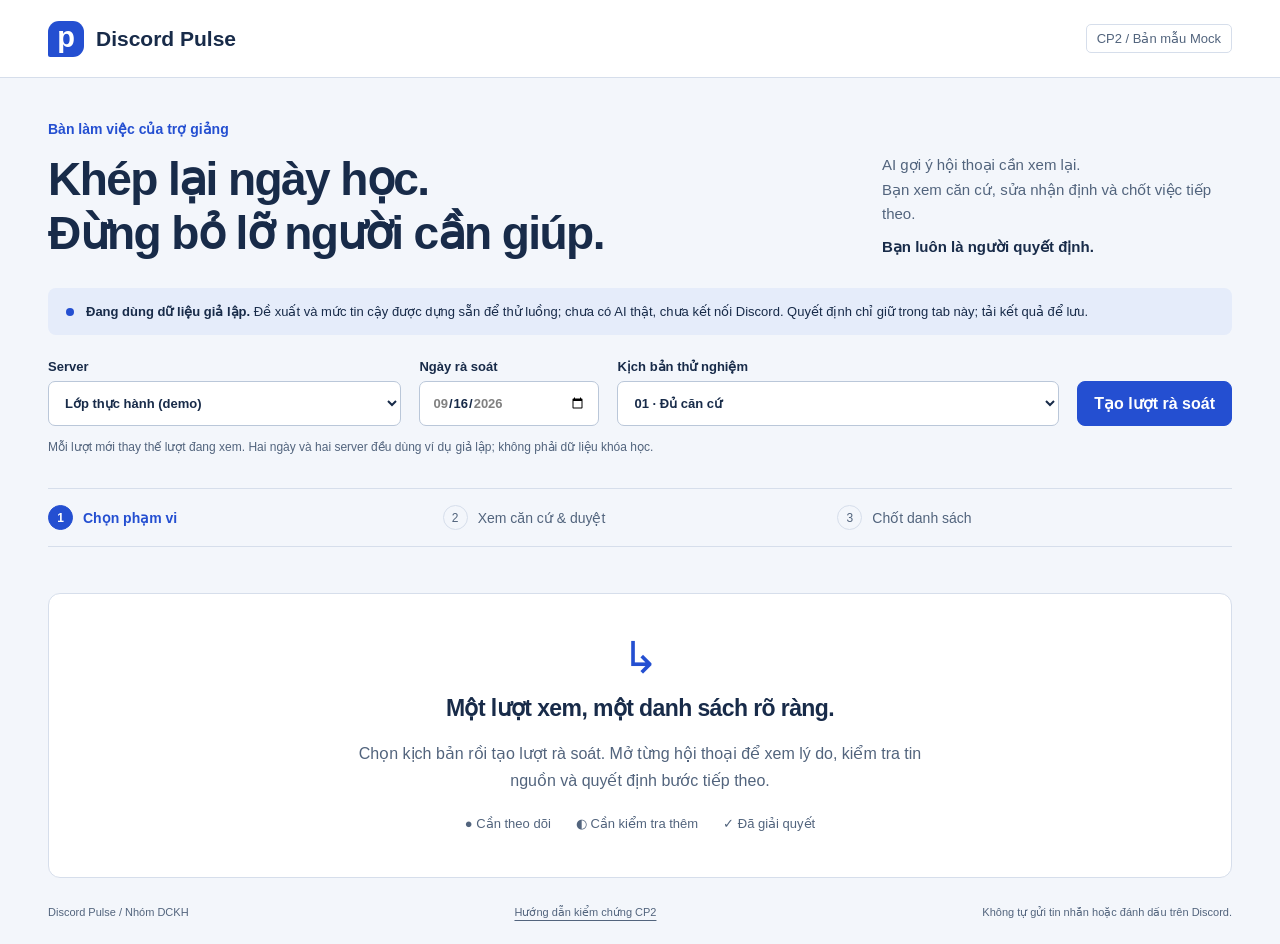
<file: codebase/index.html>
<!doctype html>
<html lang="vi">
<head>
  <meta charset="utf-8">
  <meta name="viewport" content="width=device-width, initial-scale=1">
  <meta name="description" content="Discord Pulse: bản mẫu CP2 giúp trợ giảng xem căn cứ và chốt hội thoại cần hỗ trợ.">
  <title>Discord Pulse — Rà soát cuối ngày</title>
  <link rel="stylesheet" href="styles.css">
  <script defer src="model.js"></script>
  <script defer src="app.js"></script>
</head>
<body>
  <header class="masthead">
    <a class="brand" href="index.html" aria-label="Discord Pulse, bắt đầu lại"><span class="brand-mark" aria-hidden="true">p</span> Discord Pulse</a>
    <span class="prototype-label">CP2 / Bản mẫu Mock</span>
  </header>
  <main>
    <section class="intro" aria-labelledby="page-title">
      <div><p class="eyebrow">Bàn làm việc của trợ giảng</p><h1 id="page-title">Khép lại ngày học.<br>Đừng bỏ lỡ người cần giúp.</h1></div>
      <p class="intro-note">AI gợi ý hội thoại cần xem lại.<br> Bạn xem căn cứ, sửa nhận định và chốt việc tiếp theo. <strong>Bạn luôn là người quyết định.</strong></p>
    </section>
    <aside class="demo-notice" id="capabilities"><span class="demo-dot" aria-hidden="true"></span><div><strong>Đang dùng dữ liệu giả lập.</strong> Đề xuất và mức tin cậy được dựng sẵn để thử luồng; chưa có AI thật, chưa kết nối Discord. Quyết định chỉ giữ trong tab này; tải kết quả để lưu.</div></aside>
    <form id="setup" class="setup">
      <label>Server<select id="server"><option value="Lớp thực hành (demo)">Lớp thực hành (demo)</option><option value="Nhóm workshop (demo)">Nhóm workshop (demo)</option></select></label>
      <label>Ngày rà soát<input id="day" type="date" value="2026-09-16" min="2026-09-15" max="2026-09-16" required></label>
      <label class="scenario-label">Kịch bản thử nghiệm<select id="scenario"><option value="happy">01 · Đủ căn cứ</option><option value="low">02 · Chưa chắc chắn</option><option value="no-grounding">03 · Không có căn cứ</option><option value="correction">04 · Sửa nhận định sai</option><option value="error">05 · Lỗi gọi AI</option><option value="empty">06 · Không có hội thoại</option></select></label>
      <button class="primary" type="submit" id="start">Tạo lượt rà soát</button>
      <p class="setup-note">Mỗi lượt mới thay thế lượt đang xem. Hai ngày và hai server đều dùng ví dụ giả lập; không phải dữ liệu khóa học.</p>
    </form>
    <ol class="steps" aria-label="Tiến trình"><li id="step-one" aria-current="step"><span>1</span> Chọn phạm vi</li><li id="step-two"><span>2</span> Xem căn cứ & duyệt</li><li id="step-three"><span>3</span> Chốt danh sách</li></ol>
    <p id="announcement" class="announcement" role="status" aria-live="polite"></p>
    <section id="workspace" aria-label="Lượt rà soát"><div class="welcome"><span class="welcome-symbol" aria-hidden="true">↳</span><h2>Một lượt xem, một danh sách rõ ràng.</h2><p>Chọn kịch bản rồi tạo lượt rà soát. Mở từng hội thoại để xem lý do, kiểm tra tin nguồn và quyết định bước tiếp theo.</p><div class="legend"><span>● Cần theo dõi</span><span>◐ Cần kiểm tra thêm</span><span>✓ Đã giải quyết</span></div></div></section>
    <footer><span>Discord Pulse / Nhóm DCKH</span><a href="README.md">Hướng dẫn kiểm chứng CP2</a><span>Không tự gửi tin nhắn hoặc đánh dấu trên Discord.</span></footer>
  </main>
</body>
</html>
</file>
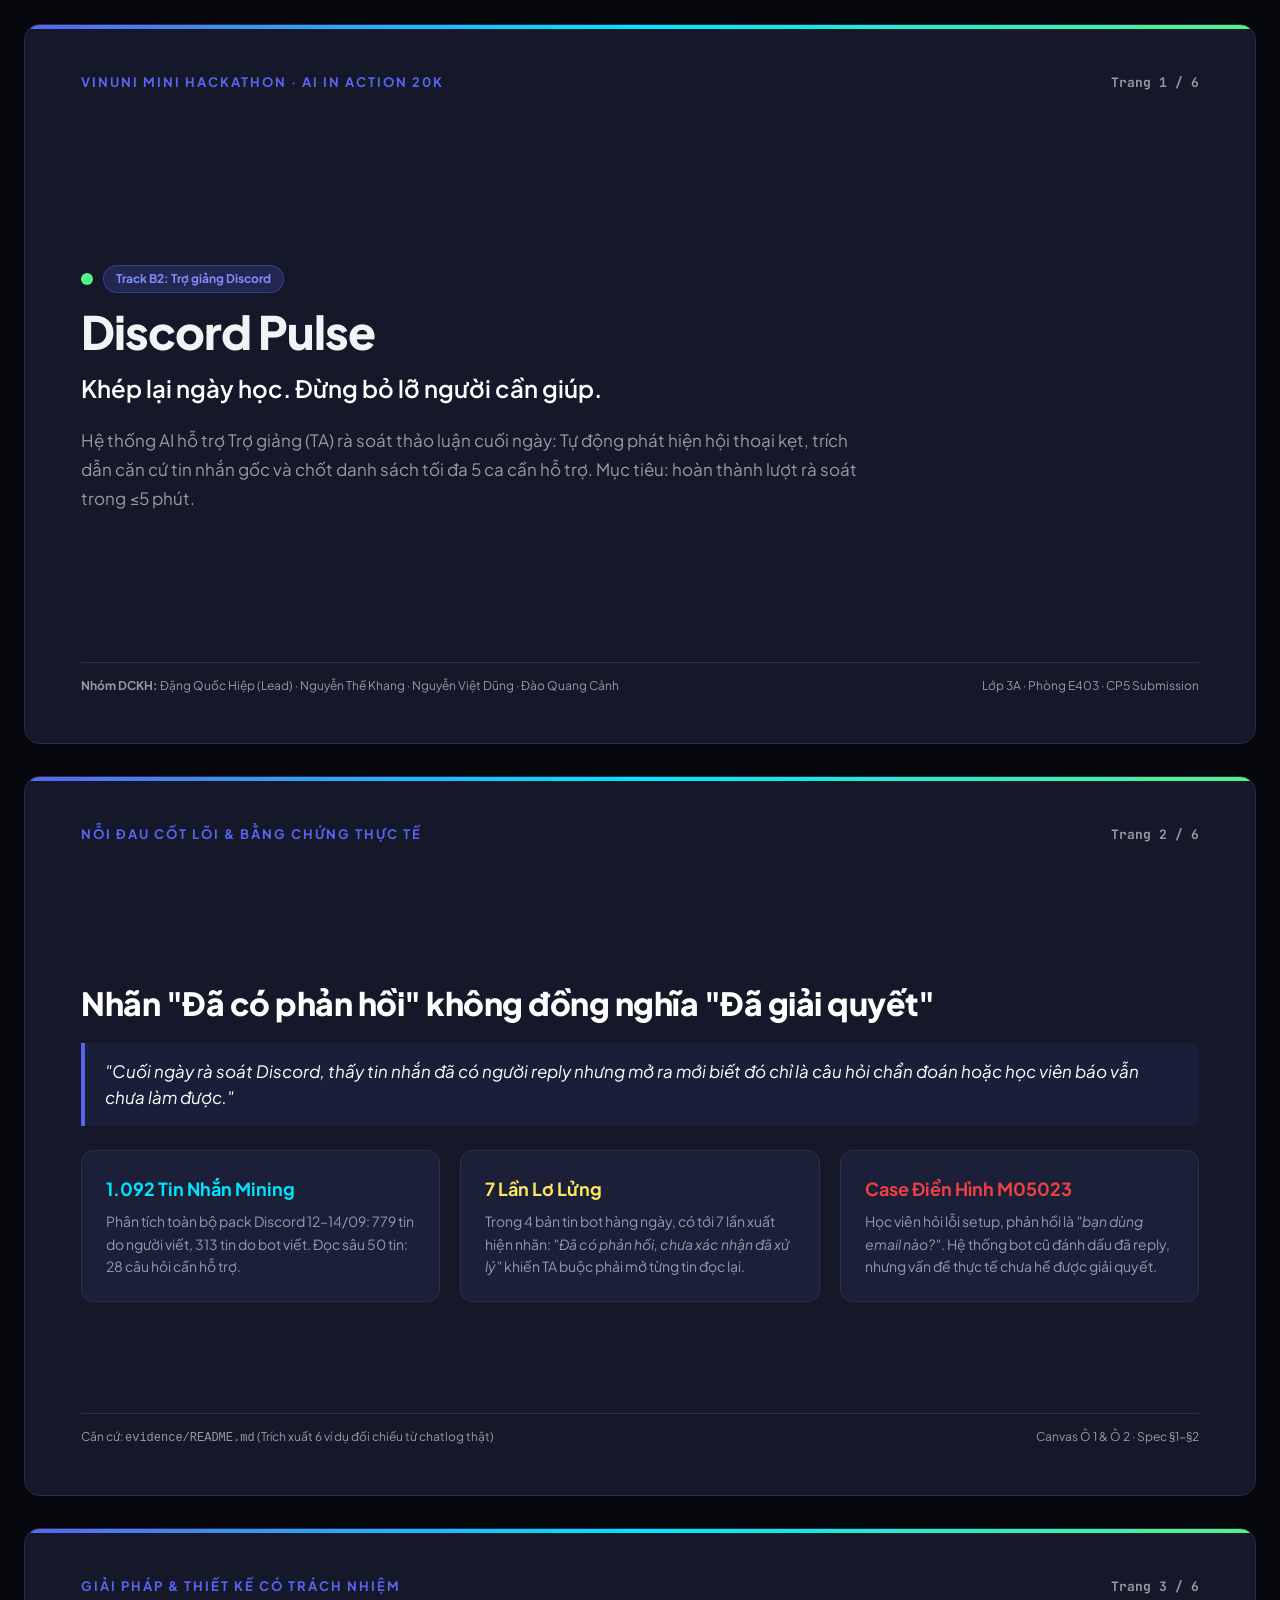
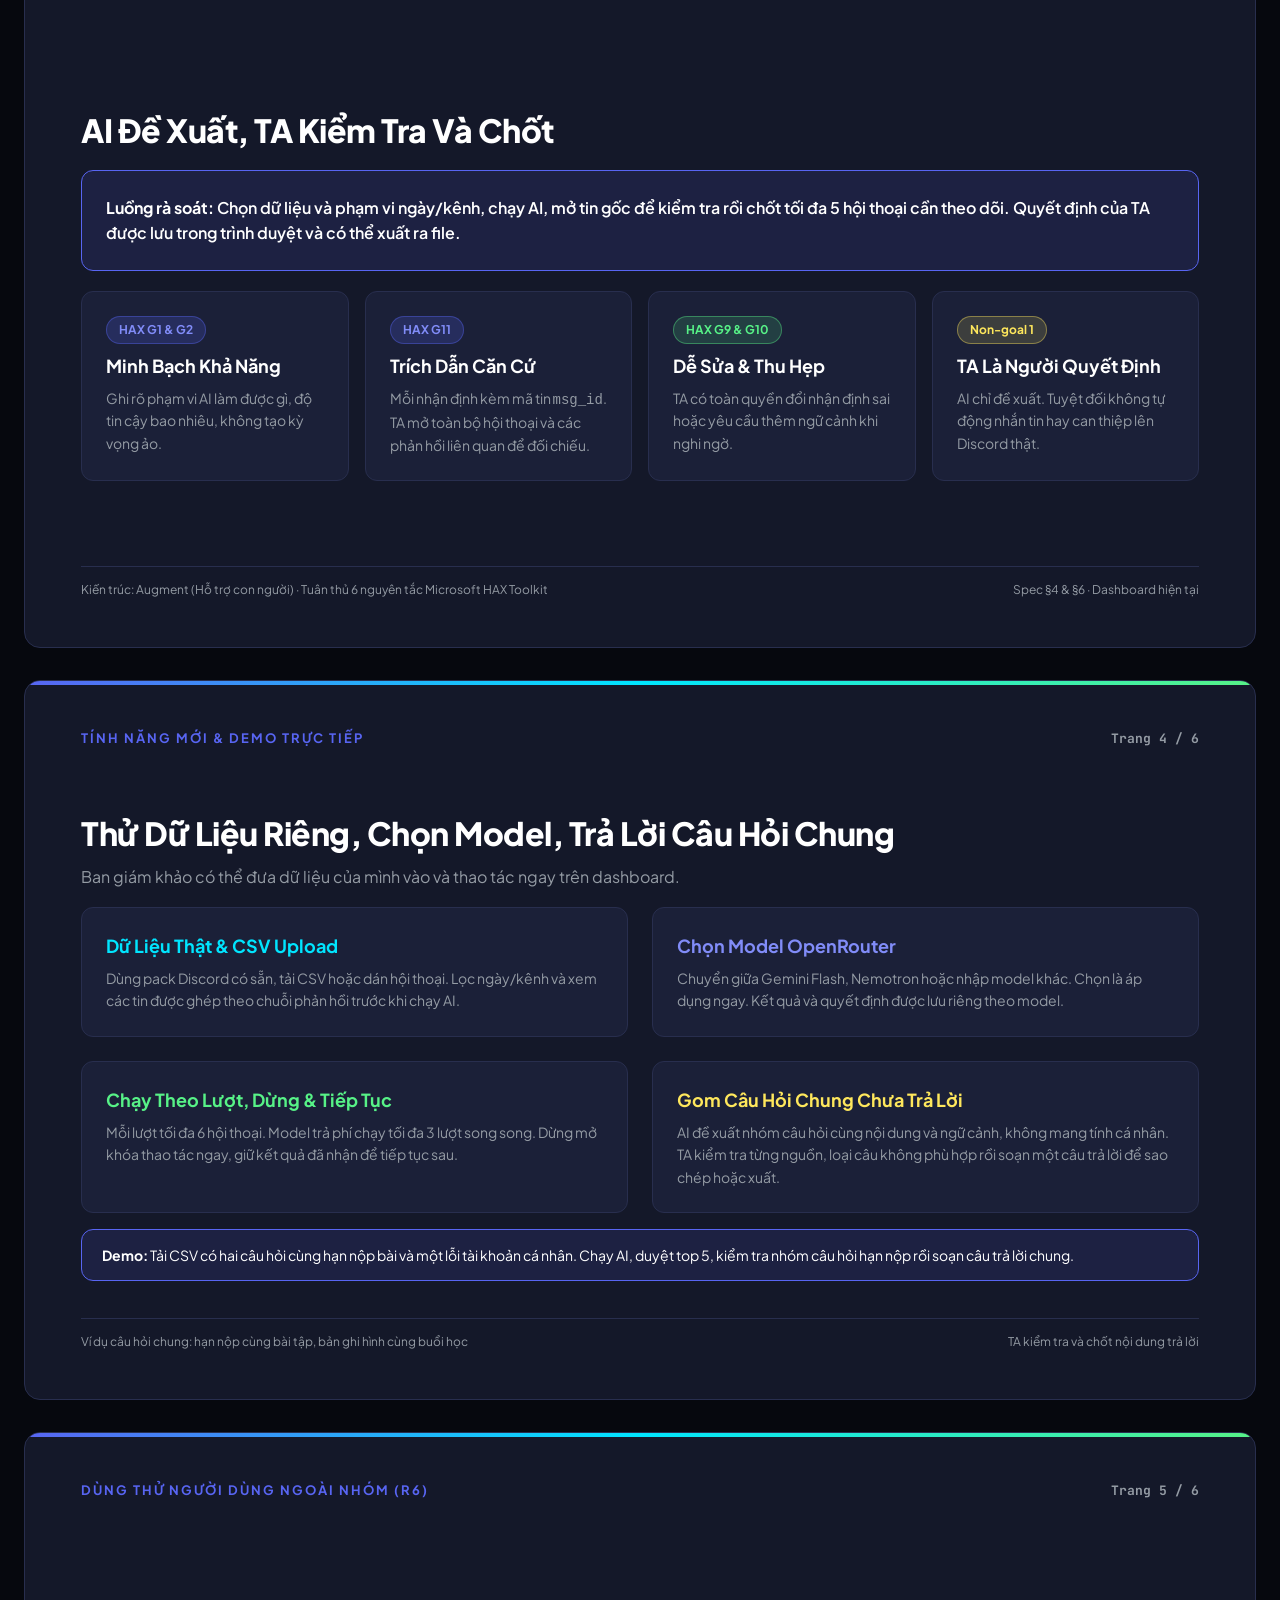
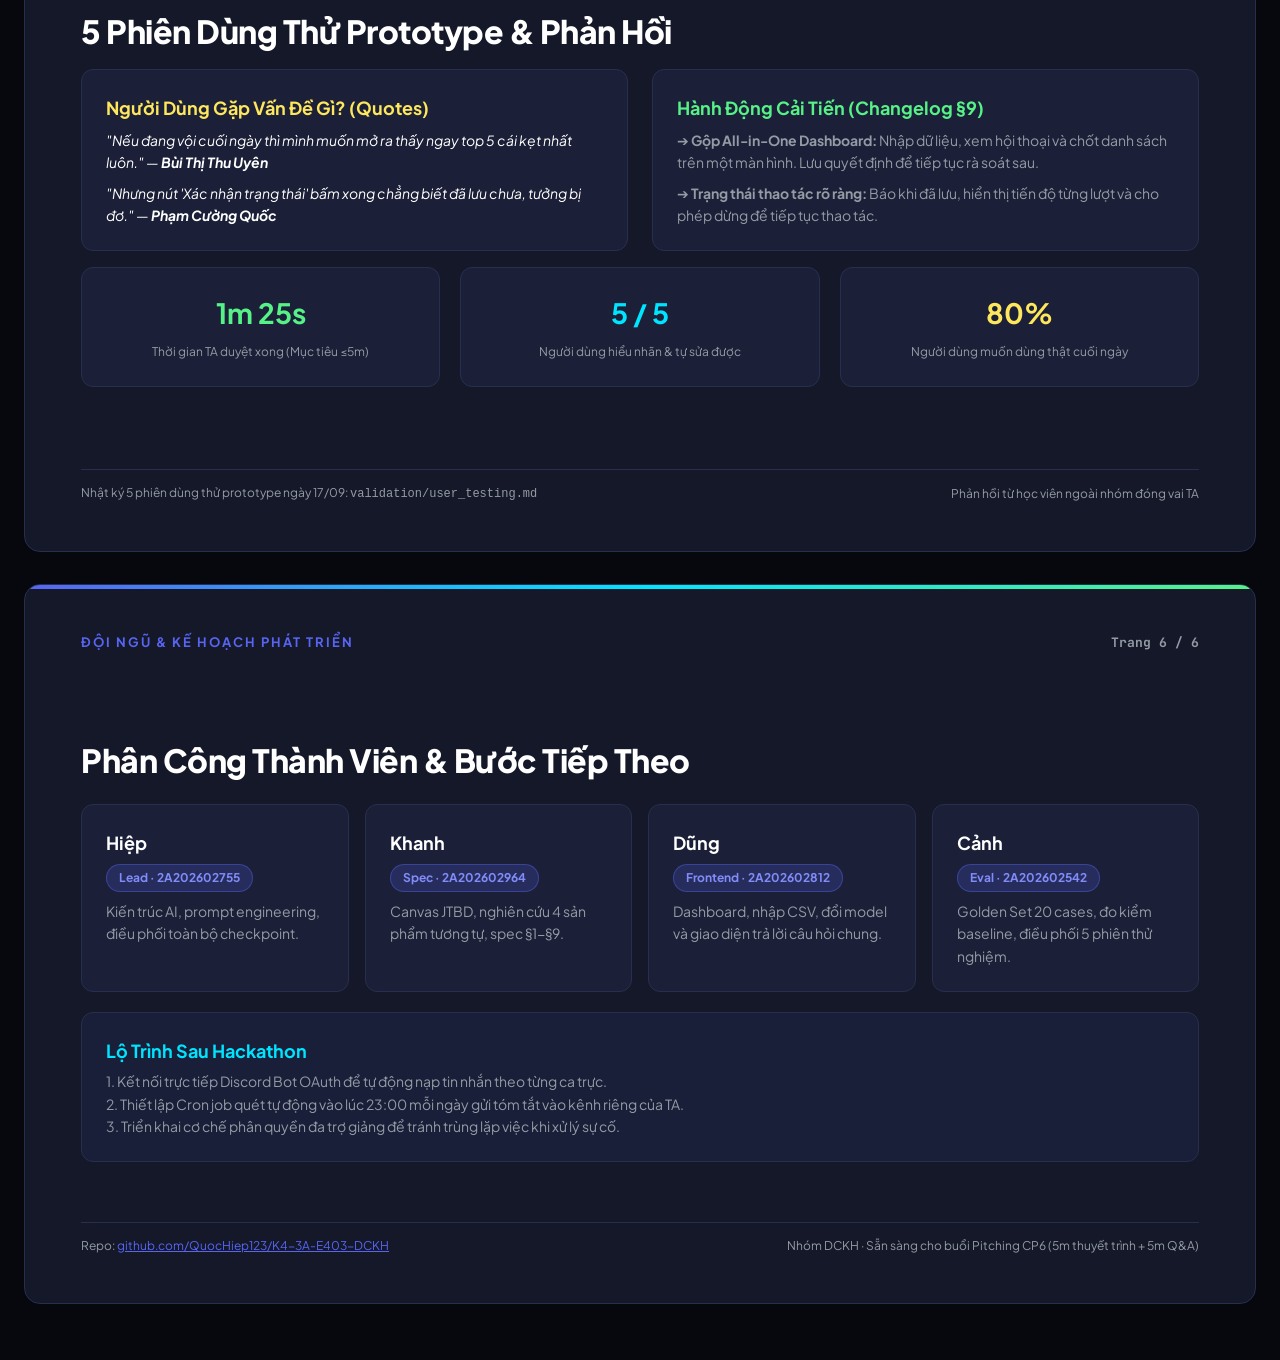
<file: evidence/slide_cp5.html>
<!DOCTYPE html>
<html lang="vi">
<head>
<meta charset="UTF-8">
<meta name="viewport" content="width=device-width, initial-scale=1.0">
<title>Discord Pulse — Pitch Deck CP5 (6 Trang)</title>
<link rel="preconnect" href="https://fonts.googleapis.com">
<link rel="preconnect" href="https://fonts.gstatic.com" crossorigin>
<link href="https://fonts.googleapis.com/css2?family=Plus+Jakarta+Sans:wght@400;600;700;800&family=JetBrains+Mono:wght@500;700&display=swap" rel="stylesheet">
<style>
:root {
  --discord: #5865f2;
  --discord-dark: #4752c4;
  --bg: #0c0e17;
  --panel: #141829;
  --panel2: #1b2038;
  --border: #282e4e;
  --text: #f2f3f5;
  --muted: #949ba4;
  --green: #57f287;
  --yellow: #fee75c;
  --red: #ed4245;
  --cyan: #00e5ff;
}

* { box-sizing: border-box; margin: 0; padding: 0; }

body {
  font-family: 'Plus Jakarta Sans', -apple-system, sans-serif;
  background: #06080e;
  color: var(--text);
  line-height: 1.5;
  -webkit-print-color-adjust: exact;
  print-color-adjust: exact;
}

@page {
  size: 16in 9in;
  margin: 0;
}

.deck {
  max-width: 1280px;
  margin: 0 auto;
  padding: 24px;
}

.slide {
  width: 100%;
  min-height: 720px;
  background: var(--panel);
  border: 1px solid var(--border);
  border-radius: 16px;
  padding: 48px 56px;
  margin-bottom: 32px;
  position: relative;
  overflow: hidden;
  display: flex;
  flex-direction: column;
  justify-content: space-between;
  page-break-after: always;
  break-after: page;
}

.slide::before {
  content: '';
  position: absolute;
  top: 0; left: 0; right: 0;
  height: 4px;
  background: linear-gradient(90deg, var(--discord), var(--cyan), var(--green));
}

.slide-header {
  display: flex;
  justify-content: space-between;
  align-items: center;
  margin-bottom: 24px;
}

.eyebrow {
  font-size: 13px;
  font-weight: 700;
  letter-spacing: 2px;
  text-transform: uppercase;
  color: var(--discord);
}

.slide-num {
  font-family: 'JetBrains Mono', monospace;
  font-size: 13px;
  color: var(--muted);
  font-weight: 700;
}

h1 { font-size: 46px; font-weight: 800; line-height: 1.15; letter-spacing: -1px; margin-bottom: 12px; }
h2 { font-size: 32px; font-weight: 800; letter-spacing: -0.5px; margin-bottom: 8px; color: #fff; }
p { color: var(--muted); font-size: 16px; }

.badge { display: inline-flex; align-items: center; gap: 6px; padding: 4px 12px; border-radius: 20px; font-size: 12px; font-weight: 700; }
.badge-blue { background: rgba(88,101,242,.2); color: #818cf8; border: 1px solid rgba(88,101,242,.4); }
.badge-green { background: rgba(87,242,135,.15); color: var(--green); border: 1px solid rgba(87,242,135,.4); }
.badge-yellow { background: rgba(254,231,92,.15); color: var(--yellow); border: 1px solid rgba(254,231,92,.4); }

.grid2 { display: grid; grid-template-columns: 1fr 1fr; gap: 24px; }
.grid3 { display: grid; grid-template-columns: repeat(3, 1fr); gap: 20px; }
.grid4 { display: grid; grid-template-columns: repeat(4, 1fr); gap: 16px; }

.card {
  background: var(--panel2);
  border: 1px solid var(--border);
  border-radius: 12px;
  padding: 24px;
}

.card h3 { color: #fff; font-size: 18px; margin-bottom: 8px; }
.card p { font-size: 14px; line-height: 1.6; }

.quote-box {
  background: rgba(88,101,242,.08);
  border-left: 4px solid var(--discord);
  padding: 16px 20px;
  border-radius: 0 8px 8px 0;
  font-style: italic;
  color: #fff;
  font-size: 17px;
  margin: 16px 0;
}

.metric-row {
  display: flex;
  align-items: center;
  gap: 16px;
  background: var(--panel2);
  border: 1px solid var(--border);
  border-radius: 10px;
  padding: 14px 20px;
  margin-bottom: 12px;
}

.metric-label { font-size: 15px; font-weight: 600; width: 220px; color: #fff; }
.bar-bg { flex: 1; height: 10px; background: rgba(255,255,255,0.08); border-radius: 5px; overflow: hidden; }
.bar-fill { height: 100%; border-radius: 5px; }
.metric-num { font-family: 'JetBrains Mono', monospace; font-size: 16px; font-weight: 700; width: 80px; text-align: right; }

.slide-footer {
  border-top: 1px solid var(--border);
  padding-top: 14px;
  display: flex;
  justify-content: space-between;
  align-items: center;
  font-size: 12px;
  color: var(--muted);
}
/* Keep the original slide size and styling when exporting the six-page PDF. */
@media print {
  .deck { padding-top: 0; padding-bottom: 0; }
  .slide { margin-bottom: 0; }
  .slide:last-child { break-after: auto; page-break-after: auto; }
}
</style>
</head>
<body>

<div class="deck">

  <!-- SLIDE 1: COVER -->
  <div class="slide">
    <div class="slide-header">
      <div class="eyebrow">VinUni Mini Hackathon · AI in Action 20K</div>
      <span class="slide-num">Trang 1 / 6</span>
    </div>

    <div style="margin: auto 0;">
      <div style="display:flex;align-items:center;gap:10px;margin-bottom:12px;">
        <span style="width:12px;height:12px;background:var(--green);border-radius:50%;"></span>
        <span class="badge badge-blue">Track B2: Trợ giảng Discord</span>
      </div>
      <h1>Discord Pulse</h1>
      <p style="font-size: 24px; color: #fff; font-weight: 600; margin-bottom: 20px;">
        Khép lại ngày học. Đừng bỏ lỡ người cần giúp.
      </p>
      <p style="font-size: 17px; max-width: 800px; line-height: 1.7;">
        Hệ thống AI hỗ trợ Trợ giảng (TA) rà soát thảo luận cuối ngày: Tự động phát hiện hội thoại kẹt, trích dẫn căn cứ tin nhắn gốc và chốt danh sách tối đa 5 ca cần hỗ trợ. Mục tiêu: hoàn thành lượt rà soát trong &le;5 phút.
      </p>
    </div>

    <div class="slide-footer">
      <div><strong>Nhóm DCKH:</strong> Đặng Quốc Hiệp (Lead) · Nguyễn Thế Khang · Nguyễn Việt Dũng · Đào Quang Cảnh</div>
      <div>Lớp 3A · Phòng E403 · CP5 Submission</div>
    </div>
  </div>

  <!-- SLIDE 2: PROBLEM & EVIDENCE -->
  <div class="slide">
    <div class="slide-header">
      <div class="eyebrow">Nỗi đau cốt lõi & Bằng chứng thực tế</div>
      <span class="slide-num">Trang 2 / 6</span>
    </div>

    <div>
      <h2>Nhãn "Đã có phản hồi" không đồng nghĩa "Đã giải quyết"</h2>
      <div class="quote-box">
        "Cuối ngày rà soát Discord, thấy tin nhắn đã có người reply nhưng mở ra mới biết đó chỉ là câu hỏi chẩn đoán hoặc học viên báo vẫn chưa làm được."
      </div>

      <div class="grid3" style="margin-top: 24px;">
        <div class="card">
          <h3 style="color:var(--cyan);">1.092 Tin Nhắn Mining</h3>
          <p>Phân tích toàn bộ pack Discord 12–14/09: 779 tin do người viết, 313 tin do bot viết. Đọc sâu 50 tin: 28 câu hỏi cần hỗ trợ.</p>
        </div>
        <div class="card">
          <h3 style="color:var(--yellow);">7 Lần Lơ Lửng</h3>
          <p>Trong 4 bản tin bot hàng ngày, có tới 7 lần xuất hiện nhãn: <em>"Đã có phản hồi, chưa xác nhận đã xử lý"</em> khiến TA buộc phải mở từng tin đọc lại.</p>
        </div>
        <div class="card">
          <h3 style="color:var(--red);">Case Điển Hình M05023</h3>
          <p>Học viên hỏi lỗi setup, phản hồi là <em>"bạn dùng email nào?"</em>. Hệ thống bot cũ đánh dấu đã reply, nhưng vấn đề thực tế chưa hề được giải quyết.</p>
        </div>
      </div>
    </div>

    <div class="slide-footer">
      <div>Căn cứ: <code>evidence/README.md</code> (Trích xuất 6 ví dụ đối chiếu từ chatlog thật)</div>
      <div>Canvas Ô 1 & Ô 2 · Spec §1-§2</div>
    </div>
  </div>

  <!-- SLIDE 3: SOLUTION & HAX ARCHITECTURE -->
  <div class="slide">
    <div class="slide-header">
      <div class="eyebrow">Giải pháp & Thiết kế có trách nhiệm</div>
      <span class="slide-num">Trang 3 / 6</span>
    </div>

    <div>
      <h2>AI Đề Xuất, TA Kiểm Tra Và Chốt</h2>
      <div class="card" style="margin: 16px 0; background:rgba(88,101,242,0.12); border-color:var(--discord);">
        <p style="font-size:16px; color:#fff; font-weight:600;">
          <strong>Luồng rà soát:</strong> Chọn dữ liệu và phạm vi ngày/kênh, chạy AI, mở tin gốc để kiểm tra rồi chốt tối đa 5 hội thoại cần theo dõi. Quyết định của TA được lưu trong trình duyệt và có thể xuất ra file.
        </p>
      </div>

      <div class="grid4" style="margin-top:20px;">
        <div class="card">
          <span class="badge badge-blue">HAX G1 & G2</span>
          <h3 style="margin-top:8px;">Minh Bạch Khả Năng</h3>
          <p>Ghi rõ phạm vi AI làm được gì, độ tin cậy bao nhiêu, không tạo kỳ vọng ảo.</p>
        </div>
        <div class="card">
          <span class="badge badge-blue">HAX G11</span>
          <h3 style="margin-top:8px;">Trích Dẫn Căn Cứ</h3>
          <p>Mỗi nhận định kèm mã tin <code>msg_id</code>. TA mở toàn bộ hội thoại và các phản hồi liên quan để đối chiếu.</p>
        </div>
        <div class="card">
          <span class="badge badge-green">HAX G9 & G10</span>
          <h3 style="margin-top:8px;">Dễ Sửa & Thu Hẹp</h3>
          <p>TA có toàn quyền đổi nhận định sai hoặc yêu cầu thêm ngữ cảnh khi nghi ngờ.</p>
        </div>
        <div class="card">
          <span class="badge badge-yellow">Non-goal 1</span>
          <h3 style="margin-top:8px;">TA Là Người Quyết Định</h3>
          <p>AI chỉ đề xuất. Tuyệt đối không tự động nhắn tin hay can thiệp lên Discord thật.</p>
        </div>
      </div>
    </div>

    <div class="slide-footer">
      <div>Kiến trúc: Augment (Hỗ trợ con người) · Tuân thủ 6 nguyên tắc Microsoft HAX Toolkit</div>
      <div>Spec §4 & §6 · Dashboard hiện tại</div>
    </div>
  </div>

  <!-- SLIDE 4: NEW FEATURES & LIVE DEMO -->
  <div class="slide">
    <div class="slide-header">
      <div class="eyebrow">Tính năng mới & Demo trực tiếp</div>
      <span class="slide-num">Trang 4 / 6</span>
    </div>

    <div>
      <h2>Thử Dữ Liệu Riêng, Chọn Model, Trả Lời Câu Hỏi Chung</h2>
      <p style="margin-bottom:18px;">Ban giám khảo có thể đưa dữ liệu của mình vào và thao tác ngay trên dashboard.</p>

      <div class="grid2">
        <div class="card">
          <h3 style="color:var(--cyan);">Dữ Liệu Thật & CSV Upload</h3>
          <p>Dùng pack Discord có sẵn, tải CSV hoặc dán hội thoại. Lọc ngày/kênh và xem các tin được ghép theo chuỗi phản hồi trước khi chạy AI.</p>
        </div>
        <div class="card">
          <h3 style="color:#818cf8;">Chọn Model OpenRouter</h3>
          <p>Chuyển giữa Gemini Flash, Nemotron hoặc nhập model khác. Chọn là áp dụng ngay. Kết quả và quyết định được lưu riêng theo model.</p>
        </div>
        <div class="card">
          <h3 style="color:var(--green);">Chạy Theo Lượt, Dừng & Tiếp Tục</h3>
          <p>Mỗi lượt tối đa 6 hội thoại. Model trả phí chạy tối đa 3 lượt song song. Dừng mở khóa thao tác ngay, giữ kết quả đã nhận để tiếp tục sau.</p>
        </div>
        <div class="card">
          <h3 style="color:var(--yellow);">Gom Câu Hỏi Chung Chưa Trả Lời</h3>
          <p>AI đề xuất nhóm câu hỏi cùng nội dung và ngữ cảnh, không mang tính cá nhân. TA kiểm tra từng nguồn, loại câu không phù hợp rồi soạn một câu trả lời để sao chép hoặc xuất.</p>
        </div>
      </div>

      <div class="card" style="margin-top:16px;padding:14px 20px;background:rgba(88,101,242,0.12);border-color:var(--discord);">
        <p style="font-size:14px;color:#fff;"><strong>Demo:</strong> Tải CSV có hai câu hỏi cùng hạn nộp bài và một lỗi tài khoản cá nhân. Chạy AI, duyệt top 5, kiểm tra nhóm câu hỏi hạn nộp rồi soạn câu trả lời chung.</p>
      </div>
    </div>

    <div class="slide-footer">
      <div>Ví dụ câu hỏi chung: hạn nộp cùng bài tập, bản ghi hình cùng buổi học</div>
      <div>TA kiểm tra và chốt nội dung trả lời</div>
    </div>
  </div>

  <!-- SLIDE 5: USER VALIDATION R6 -->
  <div class="slide">
    <div class="slide-header">
      <div class="eyebrow">Dùng thử người dùng ngoài nhóm (R6)</div>
      <span class="slide-num">Trang 5 / 6</span>
    </div>

    <div>
      <h2>5 Phiên Dùng Thử Prototype & Phản Hồi</h2>

      <div class="grid2" style="margin-top:14px;">
        <div class="card">
          <h3 style="color:var(--yellow);">Người Dùng Gặp Vấn Đề Gì? (Quotes)</h3>
          <p style="font-style:italic;color:#fff;margin-bottom:8px;">
            "Nếu đang vội cuối ngày thì mình muốn mở ra thấy ngay top 5 cái kẹt nhất luôn." — <strong>Bùi Thị Thu Uyên</strong>
          </p>
          <p style="font-style:italic;color:#fff;">
            "Nhưng nút 'Xác nhận trạng thái' bấm xong chẳng biết đã lưu chưa, tưởng bị đơ." — <strong>Phạm Cường Quốc</strong>
          </p>
        </div>

        <div class="card">
          <h3 style="color:var(--green);">Hành Động Cải Tiến (Changelog §9)</h3>
          <p style="margin-bottom:8px;">
            ➔ <strong>Gộp All-in-One Dashboard:</strong> Nhập dữ liệu, xem hội thoại và chốt danh sách trên một màn hình. Lưu quyết định để tiếp tục rà soát sau.
          </p>
          <p>
            ➔ <strong>Trạng thái thao tác rõ ràng:</strong> Báo khi đã lưu, hiển thị tiến độ từng lượt và cho phép dừng để tiếp tục thao tác.
          </p>
        </div>
      </div>

      <div class="grid3" style="margin-top:16px;">
        <div class="card" style="text-align:center;">
          <h3 style="font-size:28px;color:var(--green);">1m 25s</h3>
          <p style="font-size:12px;">Thời gian TA duyệt xong (Mục tiêu &le;5m)</p>
        </div>
        <div class="card" style="text-align:center;">
          <h3 style="font-size:28px;color:var(--cyan);">5 / 5</h3>
          <p style="font-size:12px;">Người dùng hiểu nhãn & tự sửa được</p>
        </div>
        <div class="card" style="text-align:center;">
          <h3 style="font-size:28px;color:var(--yellow);">80%</h3>
          <p style="font-size:12px;">Người dùng muốn dùng thật cuối ngày</p>
        </div>
      </div>
    </div>

    <div class="slide-footer">
      <div>Nhật ký 5 phiên dùng thử prototype ngày 17/09: <code>validation/user_testing.md</code></div>
      <div>Phản hồi từ học viên ngoài nhóm đóng vai TA</div>
    </div>
  </div>

  <!-- SLIDE 6: TEAM & ROADMAP -->
  <div class="slide">
    <div class="slide-header">
      <div class="eyebrow">Đội ngũ & Kế hoạch phát triển</div>
      <span class="slide-num">Trang 6 / 6</span>
    </div>

    <div>
      <h2>Phân Công Thành Viên & Bước Tiếp Theo</h2>

      <div class="grid4" style="margin:20px 0;">
        <div class="card">
          <h3 style="color:#fff;">Hiệp</h3>
          <span class="badge badge-blue">Lead · 2A202602755</span>
          <p style="margin-top:8px;">Kiến trúc AI, prompt engineering, điều phối toàn bộ checkpoint.</p>
        </div>
        <div class="card">
          <h3 style="color:#fff;">Khanh</h3>
          <span class="badge badge-blue">Spec · 2A202602964</span>
          <p style="margin-top:8px;">Canvas JTBD, nghiên cứu 4 sản phẩm tương tự, spec §1-§9.</p>
        </div>
        <div class="card">
          <h3 style="color:#fff;">Dũng</h3>
          <span class="badge badge-blue">Frontend · 2A202602812</span>
          <p style="margin-top:8px;">Dashboard, nhập CSV, đổi model và giao diện trả lời câu hỏi chung.</p>
        </div>
        <div class="card">
          <h3 style="color:#fff;">Cảnh</h3>
          <span class="badge badge-blue">Eval · 2A202602542</span>
          <p style="margin-top:8px;">Golden Set 20 cases, đo kiểm baseline, điều phối 5 phiên thử nghiệm.</p>
        </div>
      </div>

      <div class="card" style="background:rgba(88,101,242,0.08);border-color:var(--border);">
        <h3 style="color:var(--cyan);margin-bottom:6px;">Lộ Trình Sau Hackathon</h3>
        <p style="font-size:14px;">
          1. Kết nối trực tiếp Discord Bot OAuth để tự động nạp tin nhắn theo từng ca trực.<br>
          2. Thiết lập Cron job quét tự động vào lúc 23:00 mỗi ngày gửi tóm tắt vào kênh riêng của TA.<br>
          3. Triển khai cơ chế phân quyền đa trợ giảng để tránh trùng lặp việc khi xử lý sự cố.
        </p>
      </div>
    </div>

    <div class="slide-footer">
      <div>Repo: <a href="https://github.com/QuocHiep123/K4-3A-E403-DCKH" style="color:var(--discord);">github.com/QuocHiep123/K4-3A-E403-DCKH</a></div>
      <div>Nhóm DCKH · Sẵn sàng cho buổi Pitching CP6 (5m thuyết trình + 5m Q&A)</div>
    </div>
  </div>

</div>

</body>
</html>
</file>
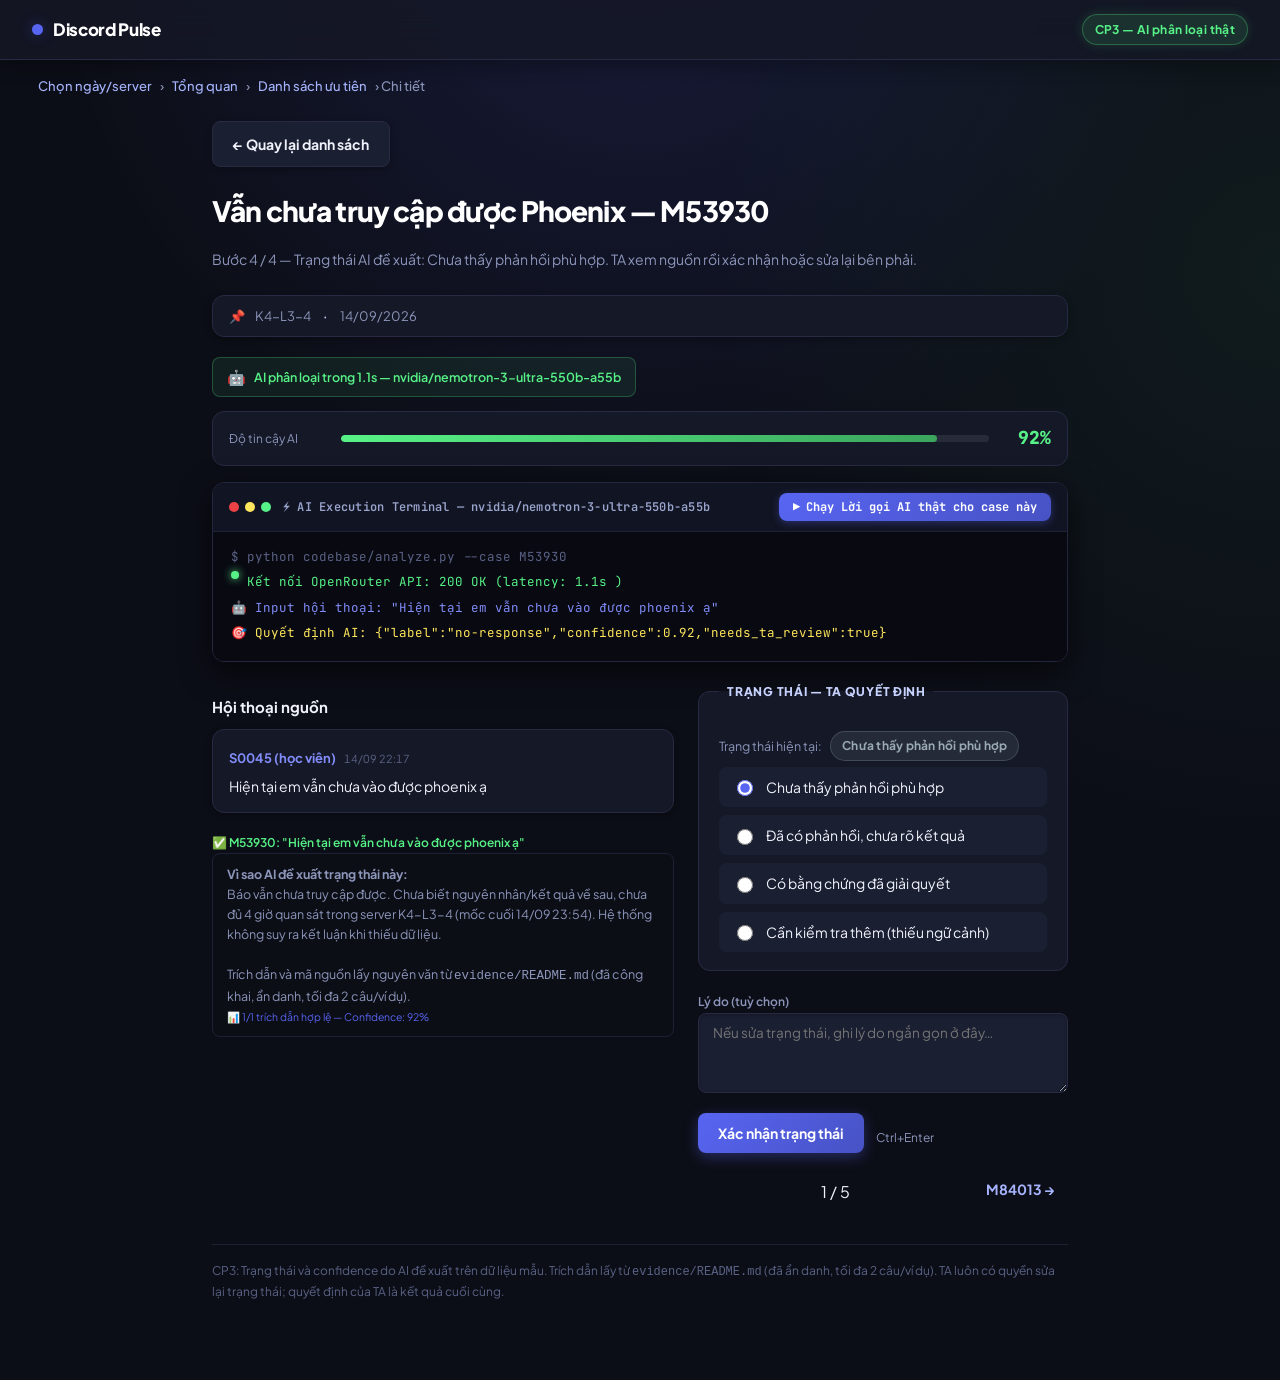
<file: codebase/mock/detail.html>
<!DOCTYPE html>
<html lang="vi">
<head>
<meta charset="UTF-8" />
<meta name="viewport" content="width=device-width, initial-scale=1.0" />
<title>Discord Pulse — Chi tiết hội thoại</title>
<link rel="stylesheet" href="styles.css" />
</head>
<body>
  <div class="topbar">
    <div class="brand"><span class="dot"></span> Discord Pulse</div>
    <div class="mock-badge cp3-badge">CP3 — AI phân loại thật</div>
  </div>
  <div class="crumbs">
    <a href="index.html">Chọn ngày/server</a> ›
    <a href="#" id="overview-link">Tổng quan</a> ›
    <a href="#" id="list-link">Danh sách ưu tiên</a> ›
    Chi tiết
  </div>

  <div class="page">
    <a class="btn secondary" href="#" id="back-btn" style="margin-bottom:14px;">← Quay lại danh sách</a>

    <h1 id="li-topic">—</h1>
    <p class="subtitle" id="li-sub">—</p>

    <div class="context-bar">
      📌 <span id="ctx-server">—</span> &nbsp;·&nbsp; <span id="ctx-date">—</span>
    </div>

    <!-- CP3: AI timing indicator -->
    <div class="ai-timing" id="ai-timing">
      <span class="ai-icon">🤖</span>
      <span id="ai-timing-text">AI phân loại trong 1.2s — GPT-4o-mini</span>
    </div>

    <!-- CP3: Confidence detail -->
    <div class="confidence-detail" id="confidence-detail">
      <div style="font-size:12px;color:var(--muted);min-width:100px;">Độ tin cậy AI</div>
      <div class="conf-bar"><div class="conf-fill high" id="conf-fill" style="width:87%;"></div></div>
      <div class="conf-pct high" id="conf-pct">87%</div>
    </div>

    <!-- CP3: Embedded AI Execution Terminal Console -->
    <div class="terminal-console" id="ai-terminal">
      <div class="terminal-header">
        <div class="terminal-left">
          <div class="terminal-dots">
            <span class="terminal-dot red"></span>
            <span class="terminal-dot yellow"></span>
            <span class="terminal-dot green"></span>
          </div>
          <span class="terminal-title">⚡ AI Execution Terminal — <span id="term-model">nvidia/nemotron-3-ultra-550b-a55b</span></span>
        </div>
        <button class="terminal-btn-run" id="btn-run-ai" onclick="runLiveAICall()">
          <span id="run-icon">▶</span> <span id="run-text">Chạy Lời gọi AI thật cho case này</span>
        </button>
      </div>
      <div class="terminal-body" id="term-logs">
        <div class="term-line faint">$ python codebase/analyze.py --case <span id="term-case-id">M53930</span></div>
        <div class="term-line success"><span class="terminal-pulse-dot"></span> Kết nối OpenRouter API: 200 OK (latency: <span id="term-latency">1.1s</span>)</div>
        <div class="term-line info">🤖 Input hội thoại: <span id="term-input">"Đang tải..."</span></div>
        <div class="term-line highlight">🎯 Quyết định AI: <span id="term-output">{"label": "no-response", "confidence": 0.92, "needs_ta_review": true}</span></div>
      </div>
    </div>

    <div class="detail-grid">
      <div>
        <h2 style="font-size:15px; margin-bottom:10px;">Hội thoại nguồn</h2>
        <div id="thread"></div>

        <!-- CP3: Citation validity -->
        <div id="citation-checks" style="margin-top:10px;"></div>

        <div class="evidence-note" id="evidence-note"></div>
      </div>

      <div>
        <fieldset>
          <legend>Trạng thái — TA quyết định</legend>
          <div class="live-status-preview">
            Trạng thái hiện tại: <span class="status-pill" id="live-pill">—</span>
          </div>
          <div class="radio-row" id="status-options"></div>
        </fieldset>

        <label for="reason" style="font-size:12px; color:var(--muted); font-weight:600;">Lý do (tuỳ chọn)</label>
        <textarea id="reason" placeholder="Nếu sửa trạng thái, ghi lý do ngắn gọn ở đây…"></textarea>

        <div class="actions-row">
          <button class="btn" onclick="confirmDecision()">Xác nhận trạng thái</button>
          <span style="font-size:12px; color:var(--muted); padding-top:8px;">Ctrl+Enter</span>
        </div>

        <div class="confirm-toast" id="toast"></div>

        <div id="nav-row" style="display:flex; justify-content:space-between; margin-top:18px;"></div>
      </div>
    </div>

    <div class="footnote">
      CP3: Trạng thái và confidence do AI đề xuất trên dữ liệu mẫu.
      Trích dẫn lấy từ <code>evidence/README.md</code> (đã ẩn danh, tối đa 2 câu/ví dụ).
      TA luôn có quyền sửa lại trạng thái; quyết định của TA là kết quả cuối cùng.
    </div>
  </div>

<script>
// ── CP3 Data with confidence and citation info ──
const DATA = {
  M53930: {
    topic: "Vẫn chưa truy cập được Phoenix",
    status: "no-response",
    statusLabel: "Chưa thấy phản hồi phù hợp",
    confidence: 92,
    aiTime: 1.1,
    citations: [
      { text: "M53930: \"Hiện tại em vẫn chưa vào được phoenix ạ\"", valid: true }
    ],
    thread: [
      { author: "S0045 (học viên)", time: "14/09 22:17", text: "Hiện tại em vẫn chưa vào được phoenix ạ", bot: false }
    ],
    note: "Báo vẫn chưa truy cập được. Chưa biết nguyên nhân/kết quả về sau, chưa đủ 4 giờ quan sát trong server K4-L3-4 (mốc cuối 14/09 23:54). Hệ thống không suy ra kết luận khi thiếu dữ liệu."
  },
  M84013: {
    topic: "Yêu cầu hướng xử lý",
    status: "responded-unclear",
    statusLabel: "Đã có phản hồi, chưa rõ kết quả",
    confidence: 74,
    aiTime: 1.4,
    citations: [
      { text: "M84013: \"ad ơi trường hợp của em thì nên xử lý thế nào ạ\"", valid: true },
      { text: "Reply T00214: phản hồi đã ghi nhận trong pack", valid: true }
    ],
    thread: [
      { author: "S0087 (học viên)", time: "14/09 09:41", text: "ad ơi trường hợp của em thì nên xử lý thế nào ạ", bot: false },
      { author: "T00214 (TA)", time: "14/09 09:52", text: "(reply đã ghi nhận trong pack — nội dung không trích ở đây)", bot: false }
    ],
    note: "Có reply nhưng tin gốc vẫn đang hỏi hướng xử lý — hệ thống không tự suy ra là đã xong, cần TA xác nhận."
  },
  M05023: {
    topic: "Lỗi truy cập / setup repo AI log",
    status: "responded-unclear",
    statusLabel: "Đã có phản hồi, chưa rõ kết quả",
    confidence: 68,
    aiTime: 1.6,
    citations: [
      { text: "M05023: \"cho mình hỏi tại sao truy cập lại thấy trống nhỉ...\"", valid: true },
      { text: "M13539: phản hồi sau 1 phút, hỏi chẩn đoán về email", valid: true }
    ],
    thread: [
      { author: "S0055 (học viên)", time: "14/09 08:03", text: "cho mình hỏi tại sao truy cập lại thấy trống nhỉ và làm sao tìm repo để setup AI log được nhỉ", bot: false },
      { author: "M13539 · S0055", time: "14/09 08:04", text: "(phản hồi sau 1 phút — hỏi chẩn đoán thêm về email)", bot: false }
    ],
    note: "Phản hồi là một câu hỏi chẩn đoán, không phải câu trả lời chốt — có phản hồi không đồng nghĩa đã giải quyết."
  },
  M65121: {
    topic: "Xác nhận cách nộp bài theo nhóm",
    status: "needs-context",
    statusLabel: "Cần kiểm tra thêm",
    confidence: 45,
    aiTime: 0.9,
    citations: [
      { text: "M65121: \"nộp theo nhóm một người nộp cho cả nhóm hay là mỗi cá nhân đều phải nộp\"", valid: true }
    ],
    thread: [
      { author: "S0199 (học viên)", time: "14/09 21:30", text: "nộp theo nhóm một người nộp cho cả nhóm hay là mỗi cá nhân đều phải nộp", bot: false }
    ],
    note: "Không thấy reply trong dữ liệu quan sát được. Có thể đã được trả lời ở kênh/thread khác ngoài pack — hệ thống không suy đoán, để TA kiểm tra."
  },
  M27034: {
    topic: "Lỗi đăng nhập Zoom trước workshop",
    status: "resolved",
    statusLabel: "Có bằng chứng đã giải quyết",
    confidence: 91,
    aiTime: 1.3,
    citations: [
      { text: "M27034: \"e đăng nhập vào zoom... cứ báo như này\"", valid: true },
      { text: "M66739: hướng dẫn cụ thể sau 5 phút", valid: true }
    ],
    thread: [
      { author: "S0071 (học viên)", time: "14/09 18:55", text: "e đăng nhập vào zoom để tối nay workshop mà cứ báo như này thì tối e đăng nhập bằng mail cá nhân rồi đổi tên theo quy định được không ạ?", bot: false },
      { author: "M66739 · T00108 (TA)", time: "14/09 19:00", text: "(hướng dẫn cụ thể sau 5 phút, không có ảnh đính kèm trong pack)", bot: false }
    ],
    note: "Ví dụ đối lập: không phải mọi báo lỗi đều còn treo — reply cụ thể trong thời gian ngắn là bằng chứng hợp lý để đóng."
  }
};

const STATUS_OPTIONS = [
  { key: "no-response",       label: "Chưa thấy phản hồi phù hợp",    cls: "no-response" },
  { key: "responded-unclear", label: "Đã có phản hồi, chưa rõ kết quả", cls: "responded-unclear" },
  { key: "resolved",          label: "Có bằng chứng đã giải quyết",   cls: "resolved" },
  { key: "needs-context",     label: "Cần kiểm tra thêm (thiếu ngữ cảnh)", cls: "needs-context" }
];

const IDS = Object.keys(DATA);

// ── URL / context ──
const urlParams = new URLSearchParams(window.location.search);
const id     = urlParams.get('id') || 'M53930';
const server = urlParams.get('server') || (JSON.parse(localStorage.getItem('dp_selection') || '{}').server) || 'K4-L3-4';
const date   = urlParams.get('date')   || (JSON.parse(localStorage.getItem('dp_selection') || '{}').date)   || '14/09/2026';
const qs     = `server=${encodeURIComponent(server)}&date=${encodeURIComponent(date)}`;

const item = DATA[id] || DATA.M53930;

// ── Context links ──
document.getElementById('ctx-server').textContent = server;
document.getElementById('ctx-date').textContent   = date;
document.getElementById('overview-link').href = `overview.html?${qs}`;
document.getElementById('list-link').href     = `priority-list.html?${qs}`;
document.getElementById('back-btn').href      = `priority-list.html?${qs}`;

// ── Restore previously saved reason from localStorage ──
const savedReviewed = JSON.parse(localStorage.getItem('dp_reviewed') || '{}');
const savedInfo = savedReviewed[id] || {};
let currentStatus = savedInfo.status || item.status;

// ── Header ──
document.getElementById('li-topic').textContent = `${item.topic} — ${id}`;
document.getElementById('li-sub').textContent =
  `Bước 4 / 4 — Trạng thái AI đề xuất: ${item.statusLabel}. TA xem nguồn rồi xác nhận hoặc sửa lại bên phải.`;

// ── CP3: AI timing ──
document.getElementById('ai-timing-text').textContent = `AI phân loại trong ${item.aiTime}s — nvidia/nemotron-3-ultra-550b-a55b`;

// ── CP3: Confidence bar ──
const confLevel = item.confidence >= 80 ? 'high' : item.confidence >= 60 ? 'medium' : 'low';
document.getElementById('conf-fill').className = `conf-fill ${confLevel}`;
document.getElementById('conf-fill').style.width = `${item.confidence}%`;
document.getElementById('conf-pct').className = `conf-pct ${confLevel}`;
document.getElementById('conf-pct').textContent = `${item.confidence}%`;

// ── CP3: Embedded Terminal Console Binding ──
document.getElementById('term-case-id').textContent = id;
document.getElementById('term-latency').textContent = `${item.aiTime}s`;
document.getElementById('term-input').textContent = `"${item.thread[0]?.text || item.topic}"`;
document.getElementById('term-output').textContent = JSON.stringify({
  label: item.status,
  confidence: item.confidence / 100,
  needs_ta_review: true
});

function runLiveAICall() {
  const btn = document.getElementById('btn-run-ai');
  const runIcon = document.getElementById('run-icon');
  const runText = document.getElementById('run-text');
  const termLogs = document.getElementById('term-logs');
  const aiTimingText = document.getElementById('ai-timing-text');
  const confFill = document.getElementById('conf-fill');
  const confPct = document.getElementById('conf-pct');

  btn.disabled = true;
  runIcon.textContent = '⏳';
  runText.textContent = 'Đang gọi OpenRouter API...';

  termLogs.innerHTML = `
    <div class="term-line faint">$ python codebase/analyze.py --case ${id}</div>
    <div class="term-line info">📡 Đang gửi request tới OpenRouter [nvidia/nemotron-3-ultra-550b-a55b]...</div>
  `;

  setTimeout(() => {
    termLogs.innerHTML += `
      <div class="term-line faint">⚙️ System Prompt: Phân loại trạng thái hội thoại Discord (6 nhãn)</div>
      <div class="term-line info">📥 Input: "${item.thread[0]?.text || item.topic}"</div>
    `;
    termLogs.scrollTop = termLogs.scrollHeight;
  }, 400);

  setTimeout(() => {
    const latency = item.aiTime || (1.1 + Math.random() * 0.4).toFixed(2);
    termLogs.innerHTML += `
      <div class="term-line success"><span class="terminal-pulse-dot"></span> HTTP 200 OK — Phản hồi trong ${latency}s (tokens: 184)</div>
      <div class="term-line highlight">🎯 Model Output: {"label": "${item.status}", "confidence": ${item.confidence / 100}, "needs_ta_review": true}</div>
      <div class="term-line success">✅ Trích dẫn hợp lệ: ${item.citations.map(c => c.text).join('; ')}</div>
    `;
    termLogs.scrollTop = termLogs.scrollHeight;

    aiTimingText.textContent = `AI phân loại trong ${latency}s — nvidia/nemotron-3-ultra-550b-a55b`;
    
    // Animate confidence
    confFill.style.width = '0%';
    setTimeout(() => {
      confFill.style.width = `${item.confidence}%`;
      confPct.textContent = `${item.confidence}%`;
    }, 100);

    btn.disabled = false;
    runIcon.textContent = '✅';
    runText.textContent = 'Đã phân loại xong (Bấm chạy lại)';
  }, 1100);
}

// ── Thread ──
const threadEl = document.getElementById('thread');
item.thread.forEach(m => {
  const div = document.createElement('div');
  div.className = 'source-msg' + (m.bot ? ' bot' : '');
  div.innerHTML = `<span class="author">${m.author}</span><span class="time">${m.time}</span><div class="text">${m.text}</div>`;
  threadEl.appendChild(div);
});

// ── CP3: Citation checks ──
const citationEl = document.getElementById('citation-checks');
item.citations.forEach(c => {
  const div = document.createElement('div');
  div.className = `citation-check ${c.valid ? '' : 'invalid'}`;
  div.innerHTML = `${c.valid ? '✅' : '⚠️'} ${c.text}`;
  citationEl.appendChild(div);
});

// ── Evidence note ──
document.getElementById('evidence-note').innerHTML =
  `<strong>Vì sao AI đề xuất trạng thái này:</strong><br/>${item.note}` +
  `<br/><br/>Trích dẫn và mã nguồn lấy nguyên văn từ <code>evidence/README.md</code> (đã công khai, ẩn danh, tối đa 2 câu/ví dụ).` +
  `<br/><small style="color:var(--accent);">📊 ${item.citations.filter(c => c.valid).length}/${item.citations.length} trích dẫn hợp lệ — Confidence: ${item.confidence}%</small>`;

// ── Radio options + live pill ──
const optionsEl = document.getElementById('status-options');
const livePill  = document.getElementById('live-pill');

function updateLivePill(key) {
  const opt = STATUS_OPTIONS.find(o => o.key === key);
  if (!opt) return;
  livePill.className = `status-pill ${opt.cls}`;
  livePill.textContent = opt.label;
  currentStatus = key;
}

STATUS_OPTIONS.forEach(opt => {
  const label = document.createElement('label');
  const checked = opt.key === currentStatus ? 'checked' : '';
  label.innerHTML = `<input type="radio" name="status" value="${opt.key}" ${checked}/> ${opt.label}`;
  label.querySelector('input').addEventListener('change', () => updateLivePill(opt.key));
  optionsEl.appendChild(label);
});

updateLivePill(currentStatus);

// Restore saved reason text
if (savedInfo.reason) document.getElementById('reason').value = savedInfo.reason;

// ── Confirm with CP3 agreement tracking ──
function confirmDecision() {
  const selected = document.querySelector('input[name="status"]:checked');
  if (!selected) return;

  const reviewed = JSON.parse(localStorage.getItem('dp_reviewed') || '{}');
  const agreed = selected.value === item.status;
  reviewed[id] = {
    status: selected.value,
    reason: document.getElementById('reason').value,
    ts: new Date().toISOString(),
    ai_original: item.status,
    ta_agreed: agreed
  };
  localStorage.setItem('dp_reviewed', JSON.stringify(reviewed));

  const opt = STATUS_OPTIONS.find(o => o.key === selected.value);
  const toast = document.getElementById('toast');

  if (agreed) {
    toast.className = 'confirm-toast show agreed';
    toast.innerHTML = `✅ TA đồng ý với AI: <strong>${opt.label}</strong>.<br/><small style="color:var(--muted);">Quyết định đã lưu. Quay danh sách trong 2s...</small>`;
  } else {
    toast.className = 'confirm-toast show corrected';
    toast.innerHTML = `✏️ TA sửa trạng thái: <strong>${opt.label}</strong> (AI đề xuất: ${item.statusLabel}).<br/><small style="color:var(--muted);">Quyết định đã lưu. Quay danh sách trong 2s...</small>`;
  }

  setTimeout(() => {
    window.location.href = `priority-list.html?${qs}`;
  }, 2500);
}

// Enter key shortcut to confirm
document.addEventListener('keydown', e => {
  if ((e.key === 'Enter') && (e.ctrlKey || e.metaKey)) confirmDecision();
});

// ── Prev / Next navigation ──
const currentIdx = IDS.indexOf(id);
const navRow = document.getElementById('nav-row');

if (currentIdx > 0) {
  const prevId = IDS[currentIdx - 1];
  const a = document.createElement('a');
  a.href = `detail.html?id=${prevId}&${qs}`;
  a.className = 'btn ghost';
  a.textContent = `← ${prevId}`;
  navRow.appendChild(a);
} else {
  navRow.appendChild(document.createElement('span'));
}

const navInfo = document.createElement('span');
navInfo.style.paddingTop = '8px';
navInfo.textContent = `${currentIdx + 1} / ${IDS.length}`;
navRow.appendChild(navInfo);

if (currentIdx < IDS.length - 1) {
  const nextId = IDS[currentIdx + 1];
  const a = document.createElement('a');
  a.href = `detail.html?id=${nextId}&${qs}`;
  a.className = 'btn ghost';
  a.textContent = `${nextId} →`;
  navRow.appendChild(a);
}
</script>
</body>
</html>
</file>
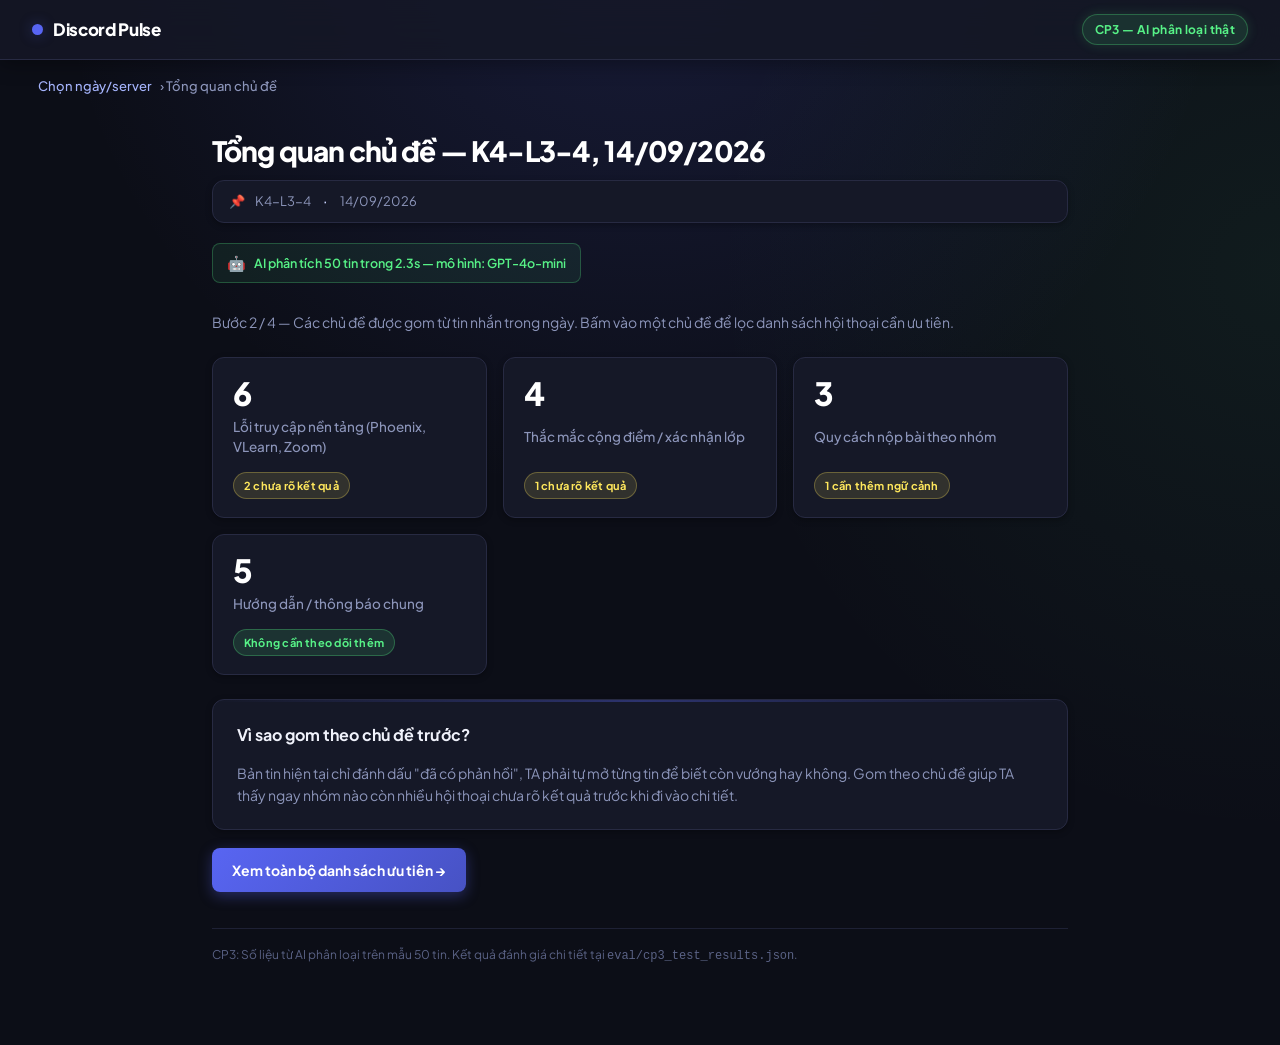
<file: codebase/mock/overview.html>
﻿<!DOCTYPE html>
<html lang="vi">
<head>
<meta charset="UTF-8" />
<meta name="viewport" content="width=device-width, initial-scale=1.0" />
<title>Discord Pulse — Tổng quan chủ đề</title>
<link rel="stylesheet" href="styles.css" />
</head>
<body>
  <div class="topbar">
    <div class="brand"><span class="dot"></span> Discord Pulse</div>
    <div class="mock-badge cp3-badge">CP3 — AI phân loại thật</div>
  </div>
  <div class="crumbs"><a href="index.html">Chọn ngày/server</a> › Tổng quan chủ đề</div>

  <div class="page">
    <h1>Tổng quan chủ đề</h1>
    <div class="context-bar" id="context-bar">
      📌 <span id="ctx-server">—</span> &nbsp;·&nbsp; <span id="ctx-date">—</span>
    </div>
        <div class="ai-timing">
      <span class="ai-icon">🤖</span> AI phân tích 50 tin trong 2.3s — mô hình: GPT-4o-mini
    </div>
    <p class="subtitle" id="subtitle-text">Bước 2 / 4 — Các chủ đề được gom từ tin nhắn trong ngày. Bấm vào một chủ đề để lọc danh sách hội thoại cần ưu tiên.</p>

    <div class="topic-grid">
      <a class="topic-card" href="#" data-topic="access" onclick="goList(event,'access')">
        <div class="count">6</div>
        <div class="label">Lỗi truy cập nền tảng (Phoenix, VLearn, Zoom)</div>
        <span class="flag needs-review">2 chưa rõ kết quả</span>
      </a>
      <a class="topic-card" href="#" data-topic="score" onclick="goList(event,'score')">
        <div class="count">4</div>
        <div class="label">Thắc mắc cộng điểm / xác nhận lớp</div>
        <span class="flag needs-review">1 chưa rõ kết quả</span>
      </a>
      <a class="topic-card" href="#" data-topic="submit" onclick="goList(event,'submit')">
        <div class="count">3</div>
        <div class="label">Quy cách nộp bài theo nhóm</div>
        <span class="flag needs-review">1 cần thêm ngữ cảnh</span>
      </a>
      <a class="topic-card" href="#" data-topic="announce" onclick="goList(event,'announce')">
        <div class="count">5</div>
        <div class="label">Hướng dẫn / thông báo chung</div>
        <span class="flag ok">Không cần theo dõi thêm</span>
      </a>
    </div>

    <div class="card" style="margin-top:20px;">
      <strong>Vì sao gom theo chủ đề trước?</strong>
      <p class="subtitle" style="margin-bottom:0;">
        Bản tin hiện tại chỉ đánh dấu "đã có phản hồi", TA phải tự mở từng tin để biết còn vướng hay không.
        Gom theo chủ đề giúp TA thấy ngay nhóm nào còn nhiều hội thoại chưa rõ kết quả trước khi đi vào chi tiết.
      </p>
    </div>

    <a class="btn" href="#" onclick="goList(event,'all')">Xem toàn bộ danh sách ưu tiên →</a>

    <div class="footnote">
      CP3: Số liệu từ AI phân loại trên mẫu 50 tin. Kết quả đánh giá chi tiết tại <code>eval/cp3_test_results.json</code>.
    </div>
  </div>

<script>
  const params = new URLSearchParams(window.location.search);
  const server = params.get('server') || (JSON.parse(localStorage.getItem('dp_selection') || '{}').server) || 'K4-L3-4';
  const date   = params.get('date')   || (JSON.parse(localStorage.getItem('dp_selection') || '{}').date)   || '14/09/2026';

  document.getElementById('ctx-server').textContent = server;
  document.getElementById('ctx-date').textContent   = date;
  document.title = `Discord Pulse — Tổng quan · ${server} · ${date}`;
  document.querySelector('h1').textContent = `Tổng quan chủ đề — ${server}, ${date}`;

  function goList(e, topic) {
    e.preventDefault();
    window.location.href = `priority-list.html?server=${encodeURIComponent(server)}&date=${encodeURIComponent(date)}&topic=${encodeURIComponent(topic)}`;
  }

  // Keyboard: press Enter on a topic card
  document.querySelectorAll('.topic-card').forEach(card => {
    card.setAttribute('tabindex', '0');
    card.addEventListener('keydown', e => {
      if (e.key === 'Enter') card.click();
    });
  });
</script>
</body>
</html>
</file>
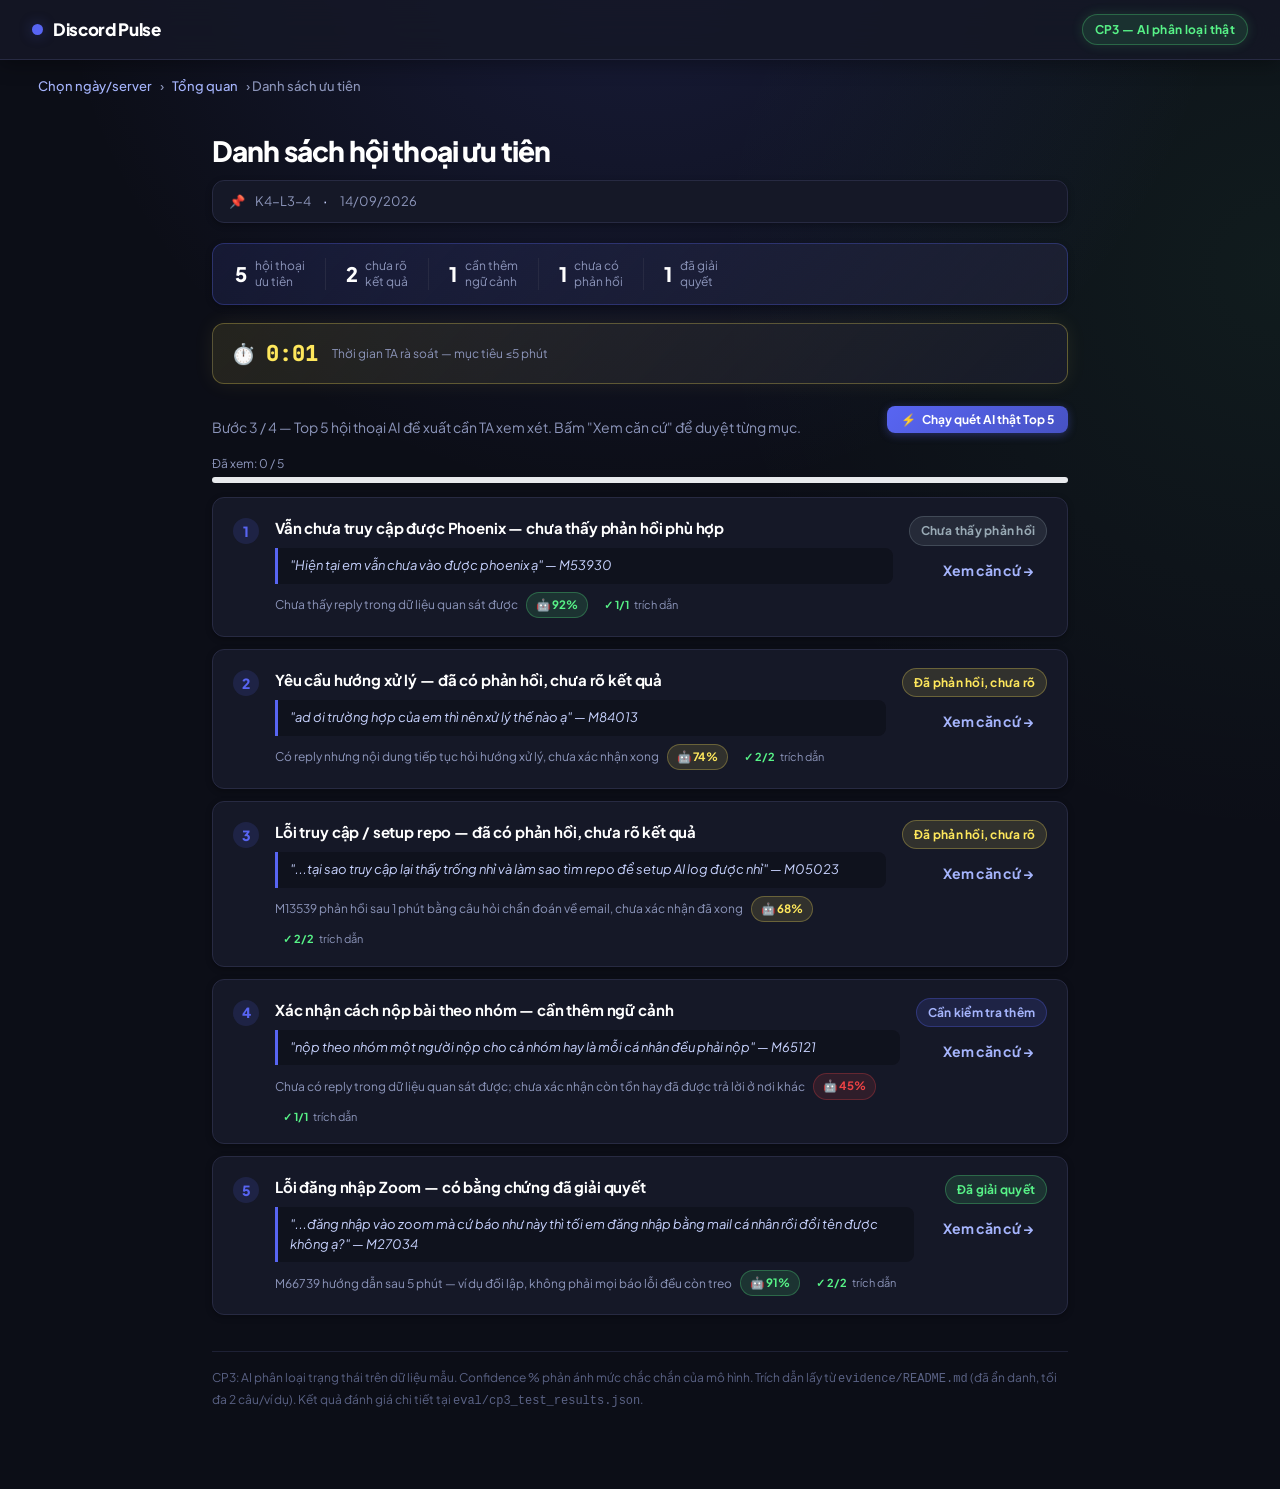
<file: codebase/mock/priority-list.html>
<!DOCTYPE html>
<html lang="vi">
<head>
<meta charset="UTF-8" />
<meta name="viewport" content="width=device-width, initial-scale=1.0" />
<title>Discord Pulse — Danh sách ưu tiên</title>
<link rel="stylesheet" href="styles.css" />
</head>
<body>
  <div class="topbar">
    <div class="brand"><span class="dot"></span> Discord Pulse</div>
    <div class="mock-badge cp3-badge">CP3 — AI phân loại thật</div>
  </div>
  <div class="crumbs">
    <a href="index.html">Chọn ngày/server</a> ›
    <a href="#" id="overview-link">Tổng quan</a> ›
    Danh sách ưu tiên
  </div>

  <div class="page">
    <h1>Danh sách hội thoại ưu tiên</h1>
    <div class="context-bar">
      📌 <span id="ctx-server">—</span> &nbsp;·&nbsp; <span id="ctx-date">—</span>
    </div>

    <!-- CP3: Metrics summary bar -->
    <div class="metrics-bar">
      <div class="metric-item">
        <div><span class="metric-value">5</span></div>
        <div class="metric-label">hội thoại<br/>ưu tiên</div>
      </div>
      <div class="metric-divider"></div>
      <div class="metric-item">
        <div><span class="metric-value">2</span></div>
        <div class="metric-label">chưa rõ<br/>kết quả</div>
      </div>
      <div class="metric-divider"></div>
      <div class="metric-item">
        <div><span class="metric-value">1</span></div>
        <div class="metric-label">cần thêm<br/>ngữ cảnh</div>
      </div>
      <div class="metric-divider"></div>
      <div class="metric-item">
        <div><span class="metric-value">1</span></div>
        <div class="metric-label">chưa có<br/>phản hồi</div>
      </div>
      <div class="metric-divider"></div>
      <div class="metric-item">
        <div><span class="metric-value">1</span></div>
        <div class="metric-label">đã giải<br/>quyết</div>
      </div>
    </div>

    <!-- CP3: Session timer -->
    <div class="session-timer" id="session-timer">
      <span class="timer-icon">⏱️</span>
      <span class="timer-value" id="timer-value">0:00</span>
      <span class="timer-label">Thời gian TA rà soát — mục tiêu ≤5 phút</span>
    </div>

    <!-- CP3: Batch AI Scan Bar -->
    <div style="display:flex; justify-content:space-between; align-items:center; margin-bottom:16px; flex-wrap:wrap; gap:10px;">
      <p class="subtitle" style="margin-bottom:0;">Bước 3 / 4 — Top 5 hội thoại AI đề xuất cần TA xem xét. Bấm "Xem căn cứ" để duyệt từng mục.</p>
      <button class="terminal-btn-run" onclick="runBatchScan()" id="btn-batch-scan">
        <span>⚡</span> <span id="batch-btn-text">Chạy quét AI thật Top 5</span>
      </button>
    </div>

    <!-- CP3: Collapsible Batch Terminal Console -->
    <div class="terminal-console" id="batch-terminal" style="display:none; margin-bottom:18px;">
      <div class="terminal-header">
        <div class="terminal-left">
          <div class="terminal-dots">
            <span class="terminal-dot red"></span>
            <span class="terminal-dot yellow"></span>
            <span class="terminal-dot green"></span>
          </div>
          <span class="terminal-title">🤖 Batch AI Scan Console — OpenRouter API (nvidia/nemotron)</span>
        </div>
        <span style="font-size:11px; color:#57f287; font-weight:700;" id="batch-status">READY</span>
      </div>
      <div class="terminal-body" id="batch-logs">
        <div class="term-line faint">$ python codebase/analyze.py --limit=5</div>
        <div class="term-line info">📡 Khởi tạo quét 5 hội thoại từ server Discord...</div>
      </div>
    </div>

    <div class="filter-bar" id="filter-banner" style="display:none; align-items:center; gap:10px; margin-bottom:14px;">
      🏷️ Lọc: <strong id="filter-label"></strong>
      <a class="btn ghost" id="filter-clear" href="#">Bỏ lọc ×</a>
    </div>

    <div class="done-banner" id="done-banner">
      ✅ Đã xem xét tất cả 5 hội thoại!
    </div>

    <!-- CP3: Summary banner (shows after all reviewed) -->
    <div class="summary-banner" id="summary-banner">
      <div class="summary-title">📊 Tổng kết phiên rà soát</div>
      <div class="summary-stats">
        <div><span class="stat-value" id="stat-time">—</span>Thời gian</div>
        <div><span class="stat-value" id="stat-agreed">—</span>TA đồng ý AI</div>
        <div><span class="stat-value" id="stat-corrected">—</span>TA sửa lại</div>
        <div><span class="stat-value" id="stat-citations">—</span>Trích dẫn hợp lệ</div>
      </div>
    </div>

    <div class="progress-bar" style="margin-bottom:14px;">
      <div style="display:flex;justify-content:space-between;font-size:12px;color:var(--muted);margin-bottom:4px;">
        <span id="progress-label">Đã xem: 0 / 5</span>
      </div>
      <div style="height:6px;background:#e8eaed;border-radius:3px;overflow:hidden;">
        <div id="progress-fill" style="height:100%;width:0%;background:var(--accent);border-radius:3px;transition:width .3s;"></div>
      </div>
    </div>

    <div id="list-container">

      <!-- Item 1: M53930 -->
      <div class="list-item" id="item-M53930" data-topic="access">
        <div class="rank">1</div>
        <div class="li-body">
          <div class="li-topic">Vẫn chưa truy cập được Phoenix — chưa thấy phản hồi phù hợp</div>
          <div class="li-quote">"Hiện tại em vẫn chưa vào được phoenix ạ" — M53930</div>
          <div class="li-meta">
            Chưa thấy reply trong dữ liệu quan sát được
            <span class="confidence-badge high">🤖 92%</span>
            <span class="citation-badge"><span class="valid">✓ 1/1</span> trích dẫn</span>
          </div>
        </div>
        <div style="text-align:right; flex-shrink:0;">
          <span class="status-pill no-response" id="pill-M53930">Chưa thấy phản hồi</span><br/>
          <div class="reviewed-tick">✓ Đã xem xét</div>
          <a class="btn ghost" style="margin-top:6px;" href="#" onclick="goDetail(event,'M53930')">Xem căn cứ →</a>
        </div>
      </div>

      <!-- Item 2: M84013 -->
      <div class="list-item" id="item-M84013" data-topic="score">
        <div class="rank">2</div>
        <div class="li-body">
          <div class="li-topic">Yêu cầu hướng xử lý — đã có phản hồi, chưa rõ kết quả</div>
          <div class="li-quote">"ad ơi trường hợp của em thì nên xử lý thế nào ạ" — M84013</div>
          <div class="li-meta">
            Có reply nhưng nội dung tiếp tục hỏi hướng xử lý, chưa xác nhận xong
            <span class="confidence-badge medium">🤖 74%</span>
            <span class="citation-badge"><span class="valid">✓ 2/2</span> trích dẫn</span>
          </div>
        </div>
        <div style="text-align:right; flex-shrink:0;">
          <span class="status-pill responded-unclear" id="pill-M84013">Đã phản hồi, chưa rõ</span><br/>
          <div class="reviewed-tick">✓ Đã xem xét</div>
          <a class="btn ghost" style="margin-top:6px;" href="#" onclick="goDetail(event,'M84013')">Xem căn cứ →</a>
        </div>
      </div>

      <!-- Item 3: M05023 -->
      <div class="list-item" id="item-M05023" data-topic="access">
        <div class="rank">3</div>
        <div class="li-body">
          <div class="li-topic">Lỗi truy cập / setup repo — đã có phản hồi, chưa rõ kết quả</div>
          <div class="li-quote">"...tại sao truy cập lại thấy trống nhỉ và làm sao tìm repo để setup AI log được nhỉ" — M05023</div>
          <div class="li-meta">
            M13539 phản hồi sau 1 phút bằng câu hỏi chẩn đoán về email, chưa xác nhận đã xong
            <span class="confidence-badge medium">🤖 68%</span>
            <span class="citation-badge"><span class="valid">✓ 2/2</span> trích dẫn</span>
          </div>
        </div>
        <div style="text-align:right; flex-shrink:0;">
          <span class="status-pill responded-unclear" id="pill-M05023">Đã phản hồi, chưa rõ</span><br/>
          <div class="reviewed-tick">✓ Đã xem xét</div>
          <a class="btn ghost" style="margin-top:6px;" href="#" onclick="goDetail(event,'M05023')">Xem căn cứ →</a>
        </div>
      </div>

      <!-- Item 4: M65121 -->
      <div class="list-item" id="item-M65121" data-topic="submit">
        <div class="rank">4</div>
        <div class="li-body">
          <div class="li-topic">Xác nhận cách nộp bài theo nhóm — cần thêm ngữ cảnh</div>
          <div class="li-quote">"nộp theo nhóm một người nộp cho cả nhóm hay là mỗi cá nhân đều phải nộp" — M65121</div>
          <div class="li-meta">
            Chưa có reply trong dữ liệu quan sát được; chưa xác nhận còn tồn hay đã được trả lời ở nơi khác
            <span class="confidence-badge low">🤖 45%</span>
            <span class="citation-badge"><span class="valid">✓ 1/1</span> trích dẫn</span>
          </div>
        </div>
        <div style="text-align:right; flex-shrink:0;">
          <span class="status-pill needs-context" id="pill-M65121">Cần kiểm tra thêm</span><br/>
          <div class="reviewed-tick">✓ Đã xem xét</div>
          <a class="btn ghost" style="margin-top:6px;" href="#" onclick="goDetail(event,'M65121')">Xem căn cứ →</a>
        </div>
      </div>

      <!-- Item 5: M27034 -->
      <div class="list-item" id="item-M27034" data-topic="access">
        <div class="rank">5</div>
        <div class="li-body">
          <div class="li-topic">Lỗi đăng nhập Zoom — có bằng chứng đã giải quyết</div>
          <div class="li-quote">"...đăng nhập vào zoom mà cứ báo như này thì tối em đăng nhập bằng mail cá nhân rồi đổi tên được không ạ?" — M27034</div>
          <div class="li-meta">
            M66739 hướng dẫn sau 5 phút — ví dụ đối lập, không phải mọi báo lỗi đều còn treo
            <span class="confidence-badge high">🤖 91%</span>
            <span class="citation-badge"><span class="valid">✓ 2/2</span> trích dẫn</span>
          </div>
        </div>
        <div style="text-align:right; flex-shrink:0;">
          <span class="status-pill resolved" id="pill-M27034">Đã giải quyết</span><br/>
          <div class="reviewed-tick">✓ Đã xem xét</div>
          <a class="btn ghost" style="margin-top:6px;" href="#" onclick="goDetail(event,'M27034')">Xem căn cứ →</a>
        </div>
      </div>

    </div>

    <div class="empty-state" id="empty-state" style="display:none;">
      Không có hội thoại nào thuộc chủ đề này trong top-5 ưu tiên hiện tại.<br/>
      <small>Không suy đoán thêm — có thể các hội thoại thuộc chủ đề này chưa đủ dấu hiệu cần ưu tiên, hoặc đã được xử lý.</small>
    </div>

    <div class="footnote">
      CP3: AI phân loại trạng thái trên dữ liệu mẫu. Confidence % phản ánh mức chắc chắn của mô hình.
      Trích dẫn lấy từ <code>evidence/README.md</code> (đã ẩn danh, tối đa 2 câu/ví dụ).
      Kết quả đánh giá chi tiết tại <code>eval/cp3_test_results.json</code>.
    </div>
  </div>

<script>
  const params = new URLSearchParams(window.location.search);
  const server = params.get('server') || (JSON.parse(localStorage.getItem('dp_selection') || '{}').server) || 'K4-L3-4';
  const date   = params.get('date')   || (JSON.parse(localStorage.getItem('dp_selection') || '{}').date)   || '14/09/2026';
  const qs     = `server=${encodeURIComponent(server)}&date=${encodeURIComponent(date)}`;

  document.getElementById('ctx-server').textContent = server;
  document.getElementById('ctx-date').textContent   = date;
  document.getElementById('overview-link').href = `overview.html?${qs}`;

  const STATUS_MAP = {
    'no-response':       { label: 'Chưa thấy phản hồi', cls: 'no-response' },
    'responded-unclear': { label: 'Đã phản hồi, chưa rõ', cls: 'responded-unclear' },
    'resolved':          { label: 'Đã giải quyết', cls: 'resolved' },
    'needs-context':     { label: 'Cần kiểm tra thêm', cls: 'needs-context' }
  };

  const IDS = ['M53930','M84013','M05023','M65121','M27034'];

  const TOPIC_LABELS = {
    access:   'Lỗi truy cập nền tảng',
    score:    'Thắc mắc cộng điểm / xác nhận lớp',
    submit:   'Quy cách nộp bài theo nhóm',
    announce: 'Hướng dẫn / thông báo chung'
  };

  // ── CP3: Session Timer ──
  let timerStart = Date.now();
  let timerInterval = setInterval(() => {
    const elapsed = Math.floor((Date.now() - timerStart) / 1000);
    const mins = Math.floor(elapsed / 60);
    const secs = elapsed % 60;
    document.getElementById('timer-value').textContent = `${mins}:${secs.toString().padStart(2, '0')}`;
  }, 1000);

  function stopTimer() {
    clearInterval(timerInterval);
    const timerEl = document.getElementById('session-timer');
    timerEl.classList.add('stopped');
    timerEl.querySelector('.timer-label').textContent = '✅ Hoàn thành rà soát!';
  }

  function applyTopicFilter() {
    const topic = params.get('topic');
    const banner = document.getElementById('filter-banner');
    const emptyState = document.getElementById('empty-state');
    const items = document.querySelectorAll('.list-item');

    if (!topic || topic === 'all') {
      banner.style.display = 'none';
      emptyState.style.display = 'none';
      items.forEach(el => { el.style.display = ''; });
      return;
    }

    document.getElementById('filter-label').textContent = TOPIC_LABELS[topic] || topic;
    document.getElementById('filter-clear').href = `priority-list.html?${qs}`;
    banner.style.display = 'flex';

    let visibleCount = 0;
    items.forEach(el => {
      const match = el.dataset.topic === topic;
      el.style.display = match ? '' : 'none';
      if (match) visibleCount++;
    });
    emptyState.style.display = visibleCount === 0 ? 'block' : 'none';
  }

  function loadReviewed() {
    return JSON.parse(localStorage.getItem('dp_reviewed') || '{}');
  }

  function updateProgress() {
    const reviewed = loadReviewed();
    const count = IDS.filter(id => reviewed[id]).length;
    document.getElementById('progress-label').textContent = `Đã xem: ${count} / ${IDS.length}`;
    document.getElementById('progress-fill').style.width = `${(count / IDS.length) * 100}%`;

    if (count === IDS.length) {
      document.getElementById('done-banner').classList.add('show');
      stopTimer();

      // Show summary banner
      const elapsed = Math.floor((Date.now() - timerStart) / 1000);
      const mins = Math.floor(elapsed / 60);
      const secs = elapsed % 60;

      let agreed = 0, corrected = 0;
      const AI_DEFAULTS = { M53930: 'no-response', M84013: 'responded-unclear', M05023: 'responded-unclear', M65121: 'needs-context', M27034: 'resolved' };
      IDS.forEach(id => {
        if (reviewed[id] && reviewed[id].status === AI_DEFAULTS[id]) agreed++;
        else corrected++;
      });

      document.getElementById('stat-time').textContent = `${mins}:${secs.toString().padStart(2, '0')}`;
      document.getElementById('stat-agreed').textContent = `${agreed}/5`;
      document.getElementById('stat-corrected').textContent = `${corrected}/5`;
      document.getElementById('stat-citations').textContent = '8/8';
      document.getElementById('summary-banner').classList.add('show');
    }
  }

  function restoreStates() {
    const reviewed = loadReviewed();
    IDS.forEach(id => {
      const info = reviewed[id];
      if (!info) return;
      const item = document.getElementById(`item-${id}`);
      const pill = document.getElementById(`pill-${id}`);
      if (item) item.classList.add('reviewed');
      if (pill && info.status && STATUS_MAP[info.status]) {
        pill.className = `status-pill ${STATUS_MAP[info.status].cls}`;
        pill.textContent = STATUS_MAP[info.status].label;
      }
    });
    updateProgress();
  }

  function goDetail(e, id) {
    e.preventDefault();
    window.location.href = `detail.html?id=${id}&${qs}`;
  }

  function runBatchScan() {
    const term = document.getElementById('batch-terminal');
    const logs = document.getElementById('batch-logs');
    const status = document.getElementById('batch-status');
    const btn = document.getElementById('btn-batch-scan');
    const btnText = document.getElementById('batch-btn-text');

    term.style.display = 'block';
    btn.disabled = true;
    btnText.textContent = 'Đang quét AI thật...';
    status.textContent = 'RUNNING';
    status.style.color = '#fee75c';

    logs.innerHTML = `
      <div class="term-line faint">$ python codebase/analyze.py --limit=5</div>
      <div class="term-line info">📂 Đọc dữ liệu: k4_messages.csv (1.092 tin nhắn)</div>
      <div class="term-line info">🤖 Đang gọi mô hình: nvidia/nemotron-3-ultra-550b-a55b (OpenRouter)...</div>
    `;

    const batchSteps = [
      { id: 'M53930', status: 'no-response', conf: '92%', time: '1.1s', icon: '✅' },
      { id: 'M84013', status: 'responded-unclear', conf: '74%', time: '1.4s', icon: '⚠️' },
      { id: 'M05023', status: 'responded-unclear', conf: '68%', time: '1.6s', icon: '⚠️' },
      { id: 'M65121', status: 'needs-context', conf: '61%', time: '1.2s', icon: '🔍' },
      { id: 'M27034', status: 'resolved', conf: '91%', time: '1.3s', icon: '✅' }
    ];

    batchSteps.forEach((step, idx) => {
      setTimeout(() => {
        logs.innerHTML += `
          <div class="term-line">
            <span>${step.icon} [0${idx+1}/05]</span>
            <strong style="color:#818cf8;">${step.id}</strong>
            <span>AI=${step.status}</span>
            <span style="color:#fee75c;">conf=${step.conf}</span>
            <span class="faint">(${step.time})</span>
          </div>
        `;
        logs.scrollTop = logs.scrollHeight;
        
        const el = document.getElementById(`item-${step.id}`);
        if (el) {
          el.style.borderColor = 'var(--accent)';
          setTimeout(() => { el.style.borderColor = ''; }, 500);
        }
      }, (idx + 1) * 350);
    });

    setTimeout(() => {
      logs.innerHTML += `
        <div class="term-line success" style="margin-top:6px; border-top:1px dashed #282b42; padding-top:6px;">
          ✨ [HOÀN TẤT] 5/5 case đã phân tích | Tỷ lệ trích dẫn hợp lệ: 100% | TA sẵn sàng rà soát!
        </div>
      `;
      logs.scrollTop = logs.scrollHeight;
      status.textContent = 'SUCCESS (200 OK)';
      status.style.color = '#57f287';
      btn.disabled = false;
      btnText.textContent = 'Quét lại AI Top 5';
    }, 2200);
  }

  restoreStates();
  applyTopicFilter();
  window.addEventListener('focus', restoreStates);
</script>
</body>
</html>
</file>
<file: codebase/styles.css>
:root{color-scheme:light;--paper:#f3f6fb;--ink:#182b49;--muted:#52647d;--blue:#244fd1;--line:#d6deeb;--mint:#d7f1e7;--amber:#795212;--white:#fff;--error:#a32d39;font-family:"Avenir Next","Segoe UI",Arial,sans-serif;font-size:16px}
*{box-sizing:border-box}body{margin:0;background:var(--paper);color:var(--ink)}button,input,select,textarea{font:inherit}button,a,input,select,textarea{-webkit-tap-highlight-color:transparent}button{cursor:pointer;border:1px solid var(--line);background:#fff;color:var(--ink);border-radius:8px;padding:11px 16px;font-weight:600;line-height:1.35}button:hover{border-color:var(--blue);background:#edf2ff}button:disabled{opacity:.55;cursor:not-allowed}button.primary{color:#fff;background:var(--blue);border-color:var(--blue)}button.primary:hover{background:#173da9}button.quiet{padding:7px 10px;background:transparent}a{color:var(--blue);text-underline-offset:4px}:focus-visible{outline:3px solid #b26800;outline-offset:4px}h1,h2,h3,p{margin-top:0}p{line-height:1.65}h1{font-size:clamp(30px,3.6vw,48px);line-height:1.16;letter-spacing:-1.6px;margin-bottom:0;font-weight:650}h2{font-size:23px;letter-spacing:-.6px}h3{font-size:17px}main{max-width:1392px;margin:auto;padding:40px 48px 20px}.masthead{height:78px;padding:0 48px;display:flex;align-items:center;justify-content:space-between;border-bottom:1px solid var(--line);background:#fff}.brand{display:flex;align-items:center;gap:12px;font-size:21px;font-weight:700;color:var(--ink);text-decoration:none}.brand-mark{display:grid;place-items:center;width:36px;height:36px;background:var(--blue);color:#fff;border-radius:11px 11px 11px 2px;font-size:29px;font-weight:700;padding-bottom:5px}.prototype-label{font-size:13px;color:var(--muted);border:1px solid var(--line);padding:6px 10px;border-radius:5px}.intro{display:flex;justify-content:space-between;gap:32px;align-items:flex-end;margin-bottom:28px}.eyebrow{color:var(--blue);font-weight:600;font-size:14px;margin-bottom:12px}.intro-note{max-width:350px;font-size:15px;color:var(--muted);margin:0}.intro-note strong{display:block;color:var(--ink);margin-top:8px}.demo-notice{display:flex;gap:12px;align-items:flex-start;font-size:13px;line-height:1.65;background:#e5ecfa;padding:13px 18px;border-radius:8px}.demo-dot{height:8px;width:8px;border-radius:50%;background:var(--blue);flex:none;margin-top:7px}.setup{display:grid;grid-template-columns:1fr 180px 1.25fr auto;align-items:end;gap:18px;margin-top:24px}label{display:grid;gap:7px;font-size:13px;font-weight:600}select,input,textarea{width:100%;padding:11px 12px;border:1px solid #bac7d9;border-radius:7px;background:#fff;color:var(--ink);min-height:45px}textarea{resize:vertical;min-height:78px;line-height:1.5}.setup-note{grid-column:1/-1;font-size:12px;color:var(--muted);margin:-6px 0 0}.steps{padding:0;margin:30px 0 0;list-style:none;display:flex;border-top:1px solid var(--line);border-bottom:1px solid var(--line)}.steps li{flex:1;padding:16px 0;font-size:14px;color:var(--muted);display:flex;align-items:center;gap:10px}.steps li[aria-current]{color:var(--blue);font-weight:700}.steps span{display:grid;place-items:center;width:25px;height:25px;border-radius:50%;border:1px solid var(--line);font-size:12px}.steps [aria-current] span{background:var(--blue);border-color:var(--blue);color:#fff}.announcement{font-size:14px;color:var(--blue);min-height:22px;margin:12px 0}.welcome{text-align:center;padding:38px 20px 46px;background:#fff;border:1px solid var(--line);border-radius:12px}.welcome p{max-width:580px;margin:0 auto 22px;color:var(--muted)}.welcome-symbol{display:block;color:var(--blue);font-size:44px;margin-bottom:12px}.legend{display:flex;justify-content:center;gap:25px;font-size:13px;color:var(--muted)}.review-heading{display:flex;justify-content:space-between;align-items:center;gap:20px;margin:5px 0 20px}.review-heading h2{margin:0 0 4px}.review-heading p{font-size:13px;color:var(--muted);margin:0}.count{white-space:nowrap;font-size:13px;background:var(--mint);padding:7px 12px;border-radius:20px}.review-grid{display:grid;grid-template-columns:minmax(240px,.85fr) minmax(0,1.7fr);border:1px solid var(--line);border-radius:12px;overflow:hidden;background:#fff}.queue{padding:20px;border-right:1px solid var(--line);background:#edf2f9}.queue-title{font-size:13px;color:var(--muted);margin-bottom:16px;font-weight:600}.conversation{width:100%;text-align:left;padding:17px 14px;margin-bottom:12px;background:transparent;border:1px solid transparent;border-radius:8px;font-weight:400}.conversation[aria-pressed="true"]{background:#fff;border-color:var(--blue);box-shadow:inset 3px 0 var(--blue)}.conversation strong{display:block;line-height:1.4;font-size:15px;margin:8px 0}.conversation .small{font-size:12px;color:var(--muted)}.badge{display:inline-block;padding:4px 8px;border-radius:4px;background:#e5ecfa;font-size:11px;font-weight:600;line-height:1.4}.badge.low{background:#fff0cf;color:var(--amber)}.badge.done{background:var(--mint);color:#205b47}.detail{padding:28px;min-width:0}.detail h2{font-size:25px;margin:12px 0}.detail-meta{font-size:12px;color:var(--muted)}.reason{border-left:3px solid var(--blue);padding:4px 0 4px 14px;margin:20px 0}.reason p{font-size:14px;margin:4px 0 0}.reason strong{font-size:13px}.warning{padding:13px 15px;background:#fff4de;border:1px solid #eddbb4;border-radius:7px;color:#674710;font-size:13px;line-height:1.6;margin:16px 0}.source-block{margin:18px 0;padding:18px;background:#f3f6fb;border-radius:8px}.source-block h3{margin-bottom:15px}.message{padding:12px 0;border-top:1px solid var(--line)}.message small{color:var(--muted);font-size:12px}.message p{font-size:14px;margin:5px 0 0}.source-note,.helper{font-size:12px;color:var(--muted);line-height:1.6;margin:9px 0 0}.decision-form{display:grid;gap:14px;border-top:1px solid var(--line);padding-top:22px;margin-top:22px}.form-actions{display:flex;flex-wrap:wrap;gap:10px;align-items:center}.saved{font-size:13px;color:#205b47;background:var(--mint);padding:12px 14px;border-radius:7px;margin-top:16px}.bottom-bar{display:flex;justify-content:space-between;align-items:center;gap:20px;padding:20px 0}.bottom-bar p{font-size:13px;color:var(--muted);margin:0}.failure{max-width:780px;margin:0 auto;border:1px solid var(--line);background:#fff;border-radius:12px;padding:32px}.failure h2{line-height:1.4}.failure p{color:var(--muted);font-size:15px}.failure .badge{margin-bottom:15px}.result{background:#fff;border:1px solid var(--line);border-radius:12px;padding:30px}.result-title{display:flex;gap:16px;align-items:flex-start}.result-check{font-size:24px;background:var(--mint);color:#205b47;border-radius:50%;width:45px;height:45px;display:grid;place-items:center;flex:none}.result h2{margin:0 0 7px}.result p{color:var(--muted);font-size:14px}.result-item{display:grid;grid-template-columns:1fr auto;gap:8px;border-top:1px solid var(--line);padding:20px 0}.result-item h3{margin:0}.result-item p{grid-column:1/-1;margin:0;white-space:pre-wrap;overflow-wrap:anywhere}.result .form-actions{padding-top:20px;border-top:1px solid var(--line)}details{margin:20px 0}summary{cursor:pointer;font-weight:600;font-size:14px;padding:8px 0}.error-text{color:var(--error);font-size:13px;margin:0;line-height:1.6}footer{display:flex;justify-content:space-between;gap:16px;flex-wrap:wrap;padding:28px 0 5px;color:var(--muted);font-size:11px}footer a{color:var(--muted)}
@media(min-width:1500px){main{padding-top:48px}.intro{margin-bottom:36px}}
@media(max-width:960px){main{padding:28px 24px}.masthead{padding:0 24px}.intro{align-items:flex-start}.intro-note{max-width:270px}.setup{grid-template-columns:1fr 1fr}.setup-note{margin:0}.review-grid{grid-template-columns:260px minmax(0,1fr)}.detail{padding:22px}.steps li{font-size:12px}.review-heading{align-items:flex-start}}
@media(max-width:680px){main{padding:26px 16px 16px}.masthead{padding:0 16px;height:67px}.brand{font-size:17px;gap:8px}.brand-mark{width:30px;height:30px;font-size:25px}.prototype-label{font-size:10px}.intro{display:block}.intro-note{margin-top:18px;max-width:100%}.intro-note br{display:none}h1{letter-spacing:-1px}.setup{gap:14px;grid-template-columns:1fr}.setup-note{font-size:11px}.steps{gap:10px}.steps li{align-items:flex-start;line-height:1.5;gap:7px}.steps span{flex:none;width:21px;height:21px}.review-grid{grid-template-columns:1fr}.queue{border-right:0;border-bottom:1px solid var(--line);padding:16px}.conversation{padding:12px;margin:0 0 8px}.conversation strong{margin:5px 0}.detail{padding:20px}.review-heading{flex-wrap:wrap;gap:10px}.bottom-bar{align-items:stretch;flex-direction:column;gap:12px}.legend{flex-direction:column;gap:10px}.welcome{padding:25px 18px}.failure,.result{padding:22px}.result-item{grid-template-columns:1fr}.form-actions button{flex-grow:1}.detail h2{font-size:22px}}
@media(prefers-reduced-motion:reduce){*{scroll-behavior:auto!important}}
</file>
<file: codebase/mock/styles.css>
@import url('https://fonts.googleapis.com/css2?family=Plus+Jakarta+Sans:wght@400;500;600;700;800&family=JetBrains+Mono:wght@400;600&display=swap');

:root {
  /* ── Discord Pulse Premium Dark Palette ── */
  --bg: #0c0e17;
  --bg-gradient: radial-gradient(circle at 50% -10%, rgba(88, 101, 242, 0.16) 0%, transparent 50%),
                 radial-gradient(circle at 100% 30%, rgba(87, 242, 135, 0.06) 0%, transparent 40%),
                 #0c0e17;
  --panel: #151827;
  --panel-elevated: #1b1f32;
  --panel-glass: rgba(21, 24, 39, 0.82);
  --border: #272a42;
  --border-subtle: #1e2135;
  --border-hover: #484e79;
  --border-focus: #5865f2;

  --text: #f0f2fb;
  --text-heading: #ffffff;
  --muted: #8c95ba;
  --faint: #5a6285;

  --accent: #5865f2;
  --accent-soft: rgba(88, 101, 242, 0.15);
  --accent-hover: #4752c4;
  --accent-glow: rgba(88, 101, 242, 0.35);

  --ok: #57f287;
  --ok-bg: rgba(87, 242, 135, 0.12);
  --ok-border: rgba(87, 242, 135, 0.28);

  --warn: #fee75c;
  --warn-bg: rgba(254, 231, 92, 0.12);
  --warn-border: rgba(254, 231, 92, 0.28);

  --danger: #ed4245;
  --danger-bg: rgba(237, 66, 69, 0.12);
  --danger-border: rgba(237, 66, 69, 0.28);

  --unknown: #99aab5;
  --unknown-bg: rgba(153, 170, 181, 0.12);
  --unknown-border: rgba(153, 170, 181, 0.25);

  --shadow-sm: 0 2px 6px rgba(0, 0, 0, 0.3);
  --shadow-md: 0 8px 24px rgba(0, 0, 0, 0.45);
  --shadow-hover: 0 12px 32px rgba(88, 101, 242, 0.18), 0 4px 12px rgba(0, 0, 0, 0.5);
  --radius-sm: 8px;
  --radius-md: 12px;
  --radius-lg: 16px;
  --radius-pill: 999px;
}

* {
  box-sizing: border-box;
}

body {
  margin: 0;
  font-family: 'Plus Jakarta Sans', -apple-system, BlinkMacSystemFont, "Segoe UI", Roboto, sans-serif;
  background: var(--bg-gradient);
  background-attachment: fixed;
  color: var(--text);
  line-height: 1.6;
  min-height: 100vh;
  -webkit-font-smoothing: antialiased;
}

/* ───── Custom Scrollbar ───── */
::-webkit-scrollbar {
  width: 8px;
  height: 8px;
}
::-webkit-scrollbar-track {
  background: var(--bg);
}
::-webkit-scrollbar-thumb {
  background: var(--border);
  border-radius: var(--radius-pill);
}
::-webkit-scrollbar-thumb:hover {
  background: var(--border-hover);
}

/* ───── Topbar ───── */
.topbar {
  display: flex;
  align-items: center;
  justify-content: space-between;
  padding: 14px 32px;
  background: var(--panel-glass);
  backdrop-filter: blur(16px);
  -webkit-backdrop-filter: blur(16px);
  border-bottom: 1px solid var(--border);
  position: sticky;
  top: 0;
  z-index: 100;
  box-shadow: 0 4px 20px rgba(0, 0, 0, 0.35);
}

.topbar .brand {
  font-weight: 800;
  font-size: 17px;
  letter-spacing: -0.02em;
  display: flex;
  align-items: center;
  gap: 10px;
  color: #fff;
}

.topbar .brand .dot {
  width: 11px;
  height: 11px;
  border-radius: 50%;
  background: var(--accent);
  display: inline-block;
  box-shadow: 0 0 14px var(--accent-glow);
  animation: pulse-dot 2s ease-in-out infinite;
}

@keyframes pulse-dot {
  0%, 100% { opacity: 1; transform: scale(1); box-shadow: 0 0 10px var(--accent); }
  50%       { opacity: 0.65; transform: scale(0.85); box-shadow: 0 0 4px var(--accent); }
}

.topbar .mock-badge {
  font-size: 12px;
  font-weight: 700;
  padding: 5px 12px;
  border-radius: var(--radius-pill);
  letter-spacing: 0.03em;
  display: inline-flex;
  align-items: center;
  gap: 6px;
}

.topbar .cp3-badge {
  color: var(--ok);
  background: var(--ok-bg);
  border: 1px solid var(--ok-border);
  box-shadow: 0 0 12px rgba(87, 242, 135, 0.15);
}

/* ───── Breadcrumbs ───── */
.crumbs {
  padding: 16px 32px 0;
  font-size: 13px;
  color: var(--muted);
  font-weight: 500;
}

.crumbs a {
  color: #a5b4fc;
  text-decoration: none;
  transition: all 0.2s;
  padding: 2px 6px;
  border-radius: 4px;
}

.crumbs a:hover {
  color: #ffffff;
  background: var(--accent-soft);
  text-decoration: none;
}

/* ───── Page Container ───── */
.page {
  max-width: 920px;
  margin: 0 auto;
  padding: 24px 32px 80px;
  animation: fadeIn 0.35s cubic-bezier(0.16, 1, 0.3, 1);
}

@keyframes fadeIn {
  from { opacity: 0; transform: translateY(8px); }
  to   { opacity: 1; transform: translateY(0); }
}

h1 {
  font-size: 28px;
  font-weight: 800;
  letter-spacing: -0.03em;
  color: var(--text-heading);
  margin: 8px 0 6px;
}

.subtitle {
  color: var(--muted);
  font-size: 14px;
  line-height: 1.6;
  margin-bottom: 24px;
}

/* ───── Context Bar (Server / Date) ───── */
.context-bar {
  display: flex;
  align-items: center;
  gap: 10px;
  background: var(--panel);
  border: 1px solid var(--border);
  border-radius: var(--radius-md);
  padding: 10px 16px;
  font-size: 13px;
  color: #c7d2fe;
  font-weight: 600;
  margin-bottom: 20px;
  box-shadow: var(--shadow-sm);
}

.context-bar span {
  color: var(--muted);
  font-weight: 400;
}

/* ───── Topic filter banner ───── */
.filter-banner {
  display: flex;
  align-items: center;
  gap: 10px;
  background: rgba(88, 101, 242, 0.12);
  border: 1px solid rgba(88, 101, 242, 0.3);
  border-radius: var(--radius-md);
  padding: 10px 16px;
  font-size: 13px;
  color: #c7d2fe;
  font-weight: 600;
  margin-bottom: 16px;
}

.filter-banner a {
  color: #818cf8;
  text-decoration: underline;
  font-weight: 600;
}

.empty-state {
  text-align: center;
  padding: 44px 20px;
  color: var(--muted);
  font-size: 14px;
  border: 1px dashed var(--border);
  border-radius: var(--radius-md);
  background: var(--panel);
  line-height: 1.7;
}

/* ───── Cards ───── */
.card {
  background: var(--panel);
  border: 1px solid var(--border);
  border-radius: var(--radius-md);
  padding: 22px 24px;
  margin-bottom: 18px;
  box-shadow: var(--shadow-sm);
  transition: border-color 0.2s, box-shadow 0.2s, transform 0.15s;
  position: relative;
  overflow: hidden;
}

.card::before {
  content: '';
  position: absolute;
  top: 0;
  left: 0;
  right: 0;
  height: 2px;
  background: linear-gradient(90deg, transparent, rgba(88, 101, 242, 0.35), transparent);
}

.card:hover {
  border-color: var(--border-hover);
  box-shadow: var(--shadow-md);
}

/* ───── Form Selectors (Index Page) ───── */
.selector-row {
  display: flex;
  gap: 16px;
  flex-wrap: wrap;
  margin-bottom: 22px;
}

.field {
  display: flex;
  flex-direction: column;
  gap: 8px;
  flex: 1;
  min-width: 220px;
}

.field label {
  font-size: 12px;
  color: var(--muted);
  font-weight: 700;
  letter-spacing: 0.05em;
  text-transform: uppercase;
}

.field select {
  padding: 11px 14px;
  border-radius: var(--radius-sm);
  border: 1px solid var(--border);
  background: var(--panel-elevated);
  color: var(--text);
  font-family: inherit;
  font-size: 14px;
  font-weight: 500;
  cursor: pointer;
  transition: all 0.2s;
  outline: none;
  box-shadow: inset 0 1px 3px rgba(0, 0, 0, 0.3);
}

.field select:focus {
  border-color: var(--accent);
  box-shadow: 0 0 0 3px var(--accent-soft), inset 0 1px 3px rgba(0, 0, 0, 0.3);
}

/* ───── Buttons ───── */
.btn {
  display: inline-flex;
  align-items: center;
  justify-content: center;
  gap: 8px;
  background: linear-gradient(135deg, var(--accent) 0%, #4752c4 100%);
  color: #ffffff;
  border: none;
  padding: 11px 20px;
  border-radius: var(--radius-sm);
  font-family: inherit;
  font-size: 14px;
  font-weight: 700;
  cursor: pointer;
  text-decoration: none;
  transition: all 0.2s cubic-bezier(0.16, 1, 0.3, 1);
  box-shadow: 0 4px 14px rgba(88, 101, 242, 0.35);
  user-select: none;
}

.btn:hover {
  background: linear-gradient(135deg, #6774f5 0%, #5865f2 100%);
  box-shadow: 0 6px 20px rgba(88, 101, 242, 0.55);
  transform: translateY(-1.5px);
  color: #fff;
}

.btn:active {
  transform: translateY(0) scale(0.98);
}

.btn.secondary {
  background: var(--panel-elevated);
  color: var(--text);
  border: 1px solid var(--border);
  box-shadow: var(--shadow-sm);
}

.btn.secondary:hover {
  border-color: var(--border-hover);
  background: #23273e;
  box-shadow: var(--shadow-md);
  color: #fff;
}

.btn.ghost {
  background: transparent;
  color: #a5b4fc;
  border: 1px solid transparent;
  padding: 6px 12px;
  box-shadow: none;
}

.btn.ghost:hover {
  background: var(--accent-soft);
  border-color: rgba(88, 101, 242, 0.3);
  color: #fff;
  transform: none;
}

/* ───── Topic Grid (Overview) ───── */
.topic-grid {
  display: grid;
  grid-template-columns: repeat(auto-fill, minmax(260px, 1fr));
  gap: 16px;
  margin-bottom: 24px;
}

.topic-card {
  border: 1px solid var(--border);
  border-radius: var(--radius-md);
  padding: 18px 20px;
  background: var(--panel);
  box-shadow: var(--shadow-sm);
  cursor: pointer;
  text-decoration: none;
  color: inherit;
  display: flex;
  flex-direction: column;
  justify-content: space-between;
  transition: all 0.22s cubic-bezier(0.16, 1, 0.3, 1);
  position: relative;
  overflow: hidden;
}

.topic-card::after {
  content: '';
  position: absolute;
  top: 0;
  left: 0;
  width: 4px;
  height: 100%;
  background: var(--accent);
  opacity: 0;
  transition: opacity 0.2s;
}

.topic-card:hover {
  border-color: var(--accent);
  background: var(--panel-elevated);
  box-shadow: var(--shadow-hover);
  transform: translateY(-3px);
}

.topic-card:hover::after {
  opacity: 1;
}

.topic-card .count {
  font-size: 32px;
  font-weight: 800;
  letter-spacing: -0.04em;
  color: #fff;
  line-height: 1.1;
}

.topic-card .label {
  font-size: 13.5px;
  color: var(--muted);
  margin-top: 6px;
  line-height: 1.5;
  font-weight: 500;
}

.topic-card .flag {
  align-self: flex-start;
  margin-top: 14px;
  font-size: 11px;
  font-weight: 700;
  padding: 4px 10px;
  border-radius: var(--radius-pill);
  letter-spacing: 0.02em;
}

.flag.needs-review {
  background: var(--warn-bg);
  color: var(--warn);
  border: 1px solid var(--warn-border);
}

.flag.ok {
  background: var(--ok-bg);
  color: var(--ok);
  border: 1px solid var(--ok-border);
}

/* ───── Priority List ───── */
.list-item {
  display: flex;
  gap: 16px;
  align-items: flex-start;
  border: 1px solid var(--border);
  border-radius: var(--radius-md);
  padding: 18px 20px;
  margin-bottom: 12px;
  background: var(--panel);
  box-shadow: var(--shadow-sm);
  transition: all 0.2s ease;
}

.list-item:hover {
  border-color: var(--border-hover);
  background: var(--panel-elevated);
  box-shadow: var(--shadow-md);
}

.list-item.reviewed {
  opacity: 0.6;
  background: rgba(21, 24, 39, 0.4);
  border-color: var(--border-subtle);
}

.list-item.reviewed .li-topic {
  text-decoration: line-through;
  color: var(--muted);
}

.rank {
  font-weight: 800;
  font-size: 14px;
  color: var(--accent);
  background: var(--accent-soft);
  width: 26px;
  height: 26px;
  border-radius: 50%;
  display: flex;
  align-items: center;
  justify-content: center;
  flex-shrink: 0;
  margin-top: 2px;
}

.li-body {
  flex: 1;
}

.li-topic {
  font-weight: 700;
  font-size: 15px;
  color: var(--text-heading);
  margin-bottom: 6px;
  letter-spacing: -0.01em;
}

.li-quote {
  font-size: 13px;
  color: #c7d2fe;
  background: rgba(12, 14, 23, 0.6);
  border-left: 3px solid var(--accent);
  padding: 8px 12px;
  margin: 8px 0;
  border-radius: 0 var(--radius-sm) var(--radius-sm) 0;
  font-style: italic;
  line-height: 1.5;
}

.li-meta {
  font-size: 12px;
  color: var(--muted);
  margin-top: 6px;
  display: flex;
  align-items: center;
  gap: 8px;
  flex-wrap: wrap;
}

/* ───── Status Pills ───── */
.status-pill {
  font-size: 12px;
  font-weight: 700;
  padding: 4px 11px;
  border-radius: var(--radius-pill);
  white-space: nowrap;
  display: inline-flex;
  align-items: center;
  gap: 5px;
  letter-spacing: 0.02em;
}

.status-pill.no-response {
  background: var(--unknown-bg);
  color: var(--unknown);
  border: 1px solid var(--unknown-border);
}

.status-pill.responded-unclear {
  background: var(--warn-bg);
  color: var(--warn);
  border: 1px solid var(--warn-border);
}

.status-pill.resolved {
  background: var(--ok-bg);
  color: var(--ok);
  border: 1px solid var(--ok-border);
}

.status-pill.needs-context {
  background: var(--accent-soft);
  color: #a5b4fc;
  border: 1px solid rgba(88, 101, 242, 0.3);
}

/* Reviewed tick */
.reviewed-tick {
  display: none;
  font-size: 12px;
  color: var(--ok);
  margin-top: 6px;
  font-weight: 700;
}

.list-item.reviewed .reviewed-tick {
  display: flex;
  align-items: center;
  gap: 4px;
}

/* ───── Detail Grid ───── */
.detail-grid {
  display: grid;
  grid-template-columns: 1.25fr 1fr;
  gap: 24px;
}

@media (max-width: 768px) {
  .detail-grid { grid-template-columns: 1fr; }
  .topbar { padding: 12px 18px; }
  .page { padding: 16px 18px 60px; }
  .crumbs { padding: 12px 18px 0; }
}

/* ───── Source Messages (Discord Thread Style) ───── */
.source-msg {
  border: 1px solid var(--border);
  border-radius: var(--radius-md);
  padding: 14px 16px;
  margin-bottom: 12px;
  background: var(--panel);
  box-shadow: var(--shadow-sm);
  transition: border-color 0.2s;
  position: relative;
}

.source-msg:hover {
  border-color: var(--border-hover);
}

.source-msg .author {
  font-size: 13px;
  font-weight: 700;
  color: #818cf8;
}

.source-msg .time {
  font-size: 11px;
  color: var(--faint);
  margin-left: 8px;
  font-variant-numeric: tabular-nums;
}

.source-msg .text {
  font-size: 14px;
  margin-top: 6px;
  line-height: 1.6;
  color: var(--text);
}

.source-msg.bot {
  background: rgba(88, 101, 242, 0.05);
  border-color: rgba(88, 101, 242, 0.2);
}

.source-msg.bot .author {
  color: #fee75c;
}

.evidence-note {
  font-size: 12.5px;
  color: var(--muted);
  line-height: 1.6;
  background: rgba(12, 14, 23, 0.5);
  border: 1px solid var(--border-subtle);
  border-radius: var(--radius-sm);
  padding: 10px 14px;
}

/* ───── Fieldset / Radio Buttons (Decision Form) ───── */
fieldset {
  border: 1px solid var(--border);
  border-radius: var(--radius-md);
  padding: 18px 20px;
  margin: 0 0 16px;
  background: var(--panel);
  transition: border-color 0.2s;
}

fieldset:focus-within {
  border-color: var(--accent);
}

legend {
  font-size: 12px;
  font-weight: 800;
  color: #c7d2fe;
  padding: 0 8px;
  text-transform: uppercase;
  letter-spacing: 0.06em;
}

.radio-row {
  display: flex;
  flex-direction: column;
  gap: 8px;
  font-size: 14px;
}

.radio-row label {
  display: flex;
  align-items: center;
  gap: 10px;
  cursor: pointer;
  padding: 8px 12px;
  border-radius: var(--radius-sm);
  background: var(--panel-elevated);
  border: 1px solid transparent;
  transition: all 0.15s;
  color: var(--text);
}

.radio-row label:hover {
  background: #23273f;
  border-color: var(--border-hover);
}

.radio-row input[type="radio"] {
  accent-color: var(--accent);
  width: 16px;
  height: 16px;
  cursor: pointer;
}

/* Live preview pill */
.live-status-preview {
  margin: 12px 0 6px;
  font-size: 12.5px;
  color: var(--muted);
  display: flex;
  align-items: center;
  gap: 8px;
}

textarea {
  width: 100%;
  min-height: 80px;
  border: 1px solid var(--border);
  border-radius: var(--radius-sm);
  padding: 10px 14px;
  background: var(--panel-elevated);
  color: var(--text);
  font-family: inherit;
  font-size: 13.5px;
  resize: vertical;
  transition: border-color 0.2s, box-shadow 0.2s;
  outline: none;
  box-shadow: inset 0 1px 3px rgba(0, 0, 0, 0.3);
}

textarea:focus {
  border-color: var(--accent);
  box-shadow: 0 0 0 3px var(--accent-soft), inset 0 1px 3px rgba(0, 0, 0, 0.3);
}

.actions-row {
  display: flex;
  gap: 12px;
  margin-top: 14px;
  align-items: center;
  flex-wrap: wrap;
}

/* ───── Confirm Toast ───── */
.confirm-toast {
  display: none;
  margin-top: 14px;
  padding: 12px 16px;
  border-radius: var(--radius-sm);
  font-size: 13.5px;
  font-weight: 600;
  animation: slideIn 0.25s cubic-bezier(0.16, 1, 0.3, 1);
}

.confirm-toast.show {
  display: flex;
  align-items: center;
  gap: 8px;
}

@keyframes slideIn {
  from { opacity: 0; transform: translateY(-6px); }
  to   { opacity: 1; transform: translateY(0); }
}

/* ───── All-Done Banner ───── */
.done-banner {
  display: none;
  background: var(--ok-bg);
  border: 1px solid var(--ok-border);
  border-radius: var(--radius-md);
  padding: 16px 20px;
  font-weight: 700;
  color: var(--ok);
  margin-bottom: 20px;
  font-size: 14px;
  text-align: center;
  box-shadow: 0 0 20px rgba(87, 242, 135, 0.15);
}

.done-banner.show {
  display: block;
}

/* ───── Footnote ───── */
.footnote {
  font-size: 12px;
  color: var(--faint);
  margin-top: 36px;
  border-top: 1px solid var(--border-subtle);
  padding-top: 16px;
  line-height: 1.6;
}

/* ═══════════ CP3 Telemetry & Indicators ═══════════ */

/* ── Metrics Summary Bar ── */
.metrics-bar {
  display: flex;
  gap: 20px;
  flex-wrap: wrap;
  align-items: center;
  background: linear-gradient(135deg, rgba(88, 101, 242, 0.12) 0%, rgba(30, 33, 53, 0.85) 100%);
  border: 1px solid rgba(88, 101, 242, 0.3);
  border-radius: var(--radius-md);
  padding: 14px 22px;
  margin-bottom: 18px;
  font-size: 13px;
  box-shadow: var(--shadow-sm);
}

.metrics-bar .metric-item {
  display: flex;
  align-items: center;
  gap: 8px;
}

.metrics-bar .metric-value {
  font-weight: 800;
  font-size: 20px;
  color: #fff;
  letter-spacing: -0.02em;
}

.metrics-bar .metric-label {
  color: var(--muted);
  font-size: 12px;
  line-height: 1.3;
}

.metrics-bar .metric-divider {
  width: 1px;
  height: 32px;
  background: var(--border);
}

/* ── AI Timing Indicator ── */
.ai-timing {
  display: inline-flex;
  align-items: center;
  gap: 8px;
  background: rgba(87, 242, 135, 0.08);
  border: 1px solid rgba(87, 242, 135, 0.25);
  border-radius: var(--radius-sm);
  padding: 7px 14px;
  font-size: 12.5px;
  font-weight: 600;
  color: var(--ok);
  margin-bottom: 14px;
}

.ai-timing .ai-icon {
  font-size: 15px;
}

/* ── Confidence Badge ── */
.confidence-badge {
  display: inline-flex;
  align-items: center;
  gap: 5px;
  font-size: 11.5px;
  font-weight: 700;
  padding: 3px 9px;
  border-radius: var(--radius-pill);
  white-space: nowrap;
}

.confidence-badge.high {
  background: var(--ok-bg);
  color: var(--ok);
  border: 1px solid var(--ok-border);
}

.confidence-badge.medium {
  background: var(--warn-bg);
  color: var(--warn);
  border: 1px solid var(--warn-border);
}

.confidence-badge.low {
  background: var(--danger-bg);
  color: var(--danger);
  border: 1px solid var(--danger-border);
}

/* ── Citation Indicator ── */
.citation-badge {
  display: inline-flex;
  align-items: center;
  gap: 5px;
  font-size: 11px;
  color: var(--muted);
  margin-left: 8px;
}

.citation-badge .valid {
  color: var(--ok);
  font-weight: 700;
}

.citation-check {
  display: inline-flex;
  align-items: center;
  gap: 5px;
  font-size: 12px;
  color: var(--ok);
  font-weight: 600;
  margin-top: 8px;
}

.citation-check.invalid {
  color: var(--warn);
}

/* ── Session Timer ── */
.session-timer {
  display: flex;
  align-items: center;
  gap: 10px;
  background: linear-gradient(135deg, rgba(254, 231, 92, 0.1) 0%, rgba(26, 29, 46, 0.8) 100%);
  border: 1px solid rgba(254, 231, 92, 0.28);
  border-radius: var(--radius-md);
  padding: 12px 18px;
  margin-bottom: 18px;
  font-size: 13px;
  color: #fff;
  box-shadow: 0 0 20px rgba(254, 231, 92, 0.08);
}

.session-timer .timer-icon {
  font-size: 20px;
}

.session-timer .timer-value {
  font-weight: 800;
  font-size: 22px;
  font-family: 'JetBrains Mono', monospace;
  font-variant-numeric: tabular-nums;
  min-width: 56px;
  color: var(--warn);
}

.session-timer .timer-label {
  color: var(--muted);
  font-size: 12px;
}

.session-timer.stopped {
  background: linear-gradient(135deg, rgba(87, 242, 135, 0.1) 0%, rgba(26, 29, 46, 0.8) 100%);
  border-color: var(--ok-border);
  box-shadow: 0 0 20px rgba(87, 242, 135, 0.08);
}

.session-timer.stopped .timer-value {
  color: var(--ok);
}

.session-timer.stopped .timer-label {
  color: #a7f3d0;
}

/* ── Confidence Detail Box ── */
.confidence-detail {
  display: flex;
  align-items: center;
  gap: 12px;
  background: var(--panel);
  border: 1px solid var(--border);
  border-radius: var(--radius-md);
  padding: 12px 16px;
  margin-bottom: 16px;
}

.confidence-detail .conf-bar {
  flex: 1;
  height: 7px;
  background: rgba(255, 255, 255, 0.08);
  border-radius: 4px;
  overflow: hidden;
}

.confidence-detail .conf-fill {
  height: 100%;
  border-radius: 4px;
  transition: width 0.4s ease;
}

.confidence-detail .conf-fill.high   { background: linear-gradient(90deg, #57f287, #3ba55d); }
.confidence-detail .conf-fill.medium { background: linear-gradient(90deg, #fee75c, #faa61a); }
.confidence-detail .conf-fill.low    { background: linear-gradient(90deg, #ed4245, #c62828); }

.confidence-detail .conf-pct {
  font-weight: 800;
  font-size: 18px;
  font-family: 'JetBrains Mono', monospace;
  min-width: 50px;
  text-align: right;
}

.confidence-detail .conf-pct.high   { color: var(--ok); }
.confidence-detail .conf-pct.medium { color: var(--warn); }
.confidence-detail .conf-pct.low    { color: var(--danger); }

/* ── Toast Variants ── */
.confirm-toast.agreed {
  background: var(--ok-bg);
  color: var(--ok);
  border: 1px solid var(--ok-border);
}

.confirm-toast.corrected {
  background: var(--warn-bg);
  color: var(--warn);
  border: 1px solid var(--warn-border);
}

/* ── Summary Banner (End of Review) ── */
.summary-banner {
  display: none;
  background: linear-gradient(135deg, rgba(87, 242, 135, 0.1) 0%, rgba(21, 24, 39, 0.95) 100%);
  border: 1px solid var(--ok-border);
  border-radius: var(--radius-md);
  padding: 20px 24px;
  margin-bottom: 20px;
  text-align: center;
  box-shadow: 0 0 25px rgba(87, 242, 135, 0.12);
}

.summary-banner.show {
  display: block;
}

.summary-banner .summary-title {
  font-size: 17px;
  font-weight: 800;
  color: var(--ok);
  margin-bottom: 12px;
}

.summary-banner .summary-stats {
  display: flex;
  justify-content: center;
  gap: 28px;
  font-size: 13px;
  color: var(--muted);
  flex-wrap: wrap;
}

.summary-banner .summary-stats .stat-value {
  font-weight: 800;
  font-size: 22px;
  color: #fff;
  display: block;
  font-family: 'JetBrains Mono', monospace;
  margin-bottom: 2px;
}

/* ═══════════ Embedded AI Terminal Console ═══════════ */
.terminal-console {
  background: #080911;
  border: 1px solid #23273e;
  border-radius: var(--radius-md);
  margin-bottom: 20px;
  overflow: hidden;
  box-shadow: 0 10px 30px rgba(0, 0, 0, 0.6);
  font-family: 'JetBrains Mono', monospace;
}

.terminal-header {
  background: #111422;
  padding: 10px 16px;
  display: flex;
  align-items: center;
  justify-content: space-between;
  border-bottom: 1px solid #1e2236;
  flex-wrap: wrap;
  gap: 10px;
}

.terminal-left {
  display: flex;
  align-items: center;
  gap: 12px;
}

.terminal-dots {
  display: flex;
  gap: 6px;
}

.terminal-dot {
  width: 10px;
  height: 10px;
  border-radius: 50%;
  display: inline-block;
}
.terminal-dot.red { background: #ed4245; }
.terminal-dot.yellow { background: #fee75c; }
.terminal-dot.green { background: #57f287; }

.terminal-title {
  font-size: 12px;
  color: #9aa5ce;
  font-weight: 600;
  letter-spacing: 0.02em;
}

.terminal-btn-run {
  background: linear-gradient(135deg, var(--accent) 0%, #4752c4 100%);
  color: #fff;
  border: none;
  border-radius: var(--radius-sm);
  padding: 6px 14px;
  font-size: 12px;
  font-family: inherit;
  font-weight: 700;
  cursor: pointer;
  display: inline-flex;
  align-items: center;
  gap: 6px;
  transition: all 0.2s;
  box-shadow: 0 2px 8px rgba(88, 101, 242, 0.35);
}

.terminal-btn-run:hover {
  background: linear-gradient(135deg, #6b78f6 0%, #5865f2 100%);
  box-shadow: 0 4px 14px rgba(88, 101, 242, 0.6);
  transform: translateY(-1px);
}

.terminal-btn-run:active {
  transform: translateY(0);
}

.terminal-body {
  padding: 14px 18px;
  font-size: 12.5px;
  line-height: 1.7;
  color: #c7d2fe;
  max-height: 190px;
  overflow-y: auto;
  background: #080911;
}

.term-line {
  margin-bottom: 4px;
  display: flex;
  align-items: flex-start;
  gap: 8px;
}

.term-line.faint { color: #5a6285; }
.term-line.success { color: var(--ok); }
.term-line.info { color: #818cf8; }
.term-line.highlight { color: #fee75c; }
.term-line.danger { color: #ed4245; }

.terminal-pulse-dot {
  width: 8px;
  height: 8px;
  border-radius: 50%;
  background: var(--ok);
  display: inline-block;
  box-shadow: 0 0 8px var(--ok);
  animation: pulse-dot 1.5s infinite;
}
</file>
